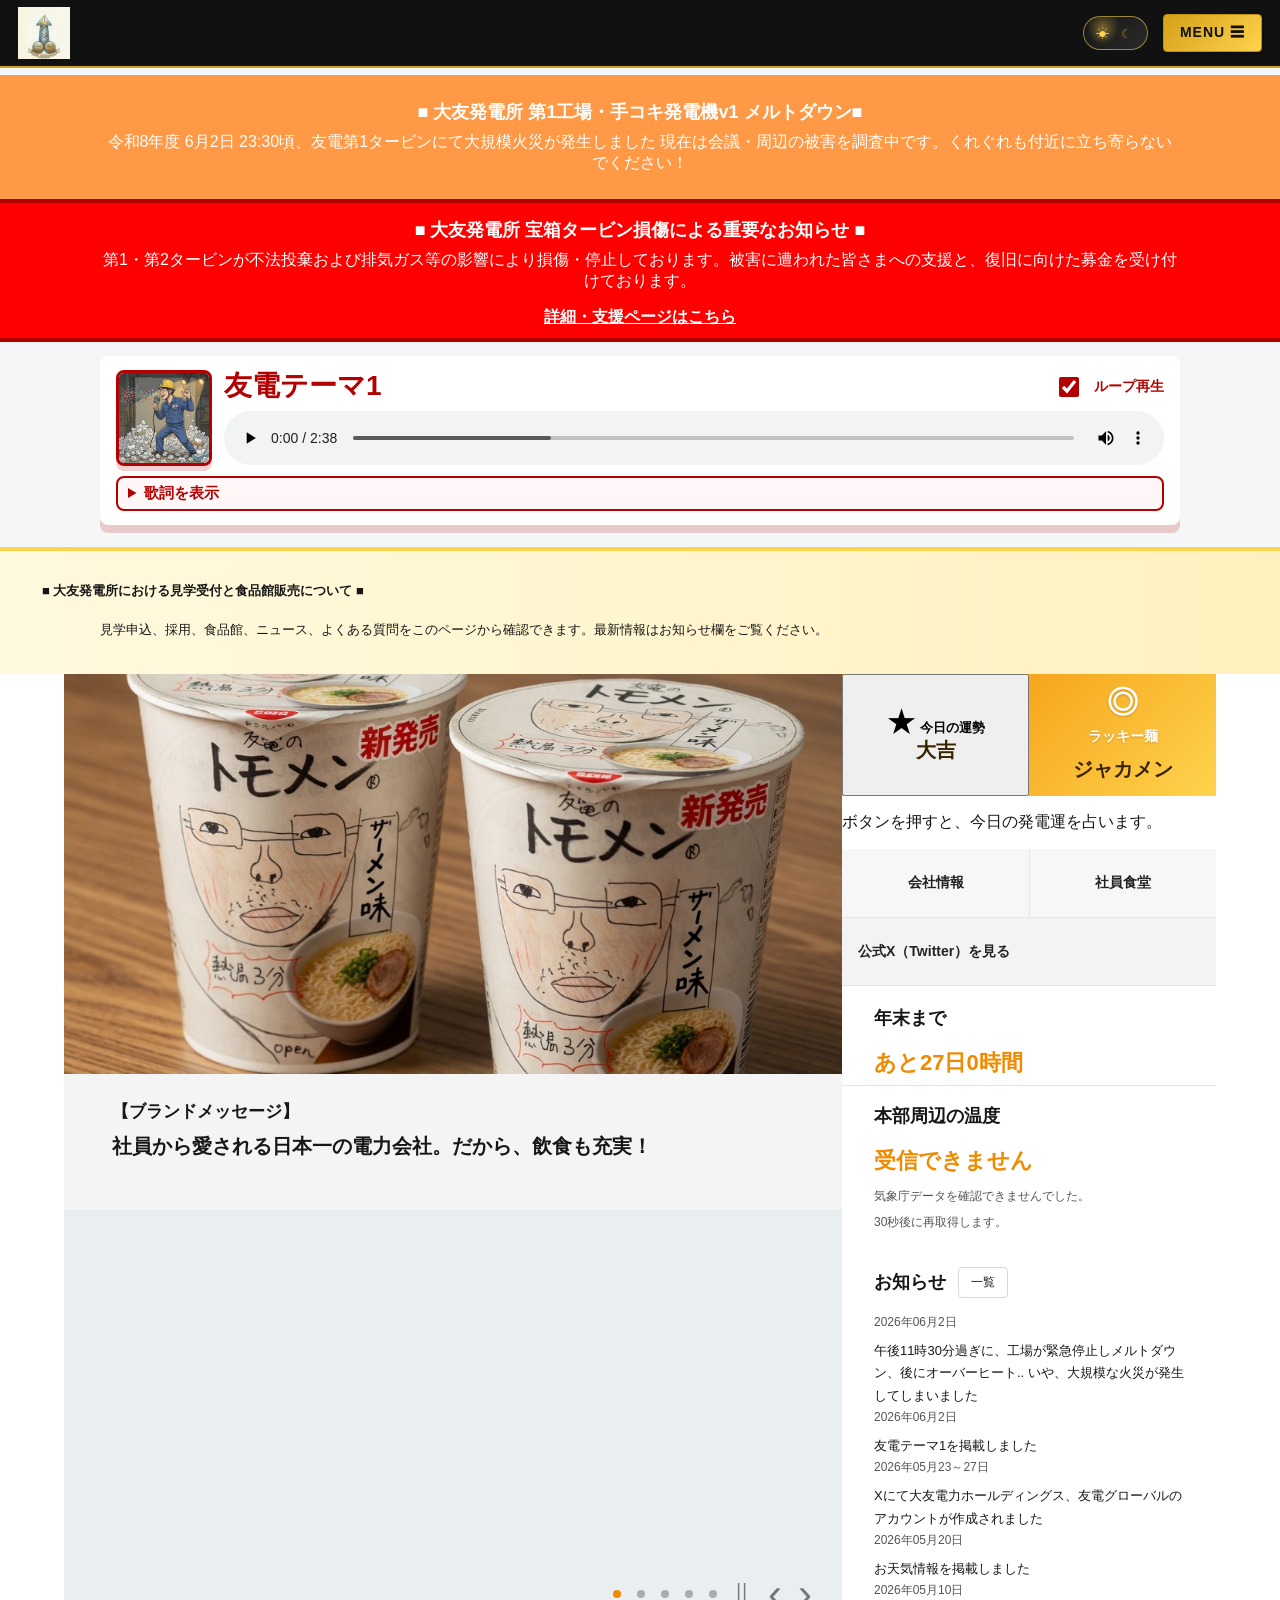
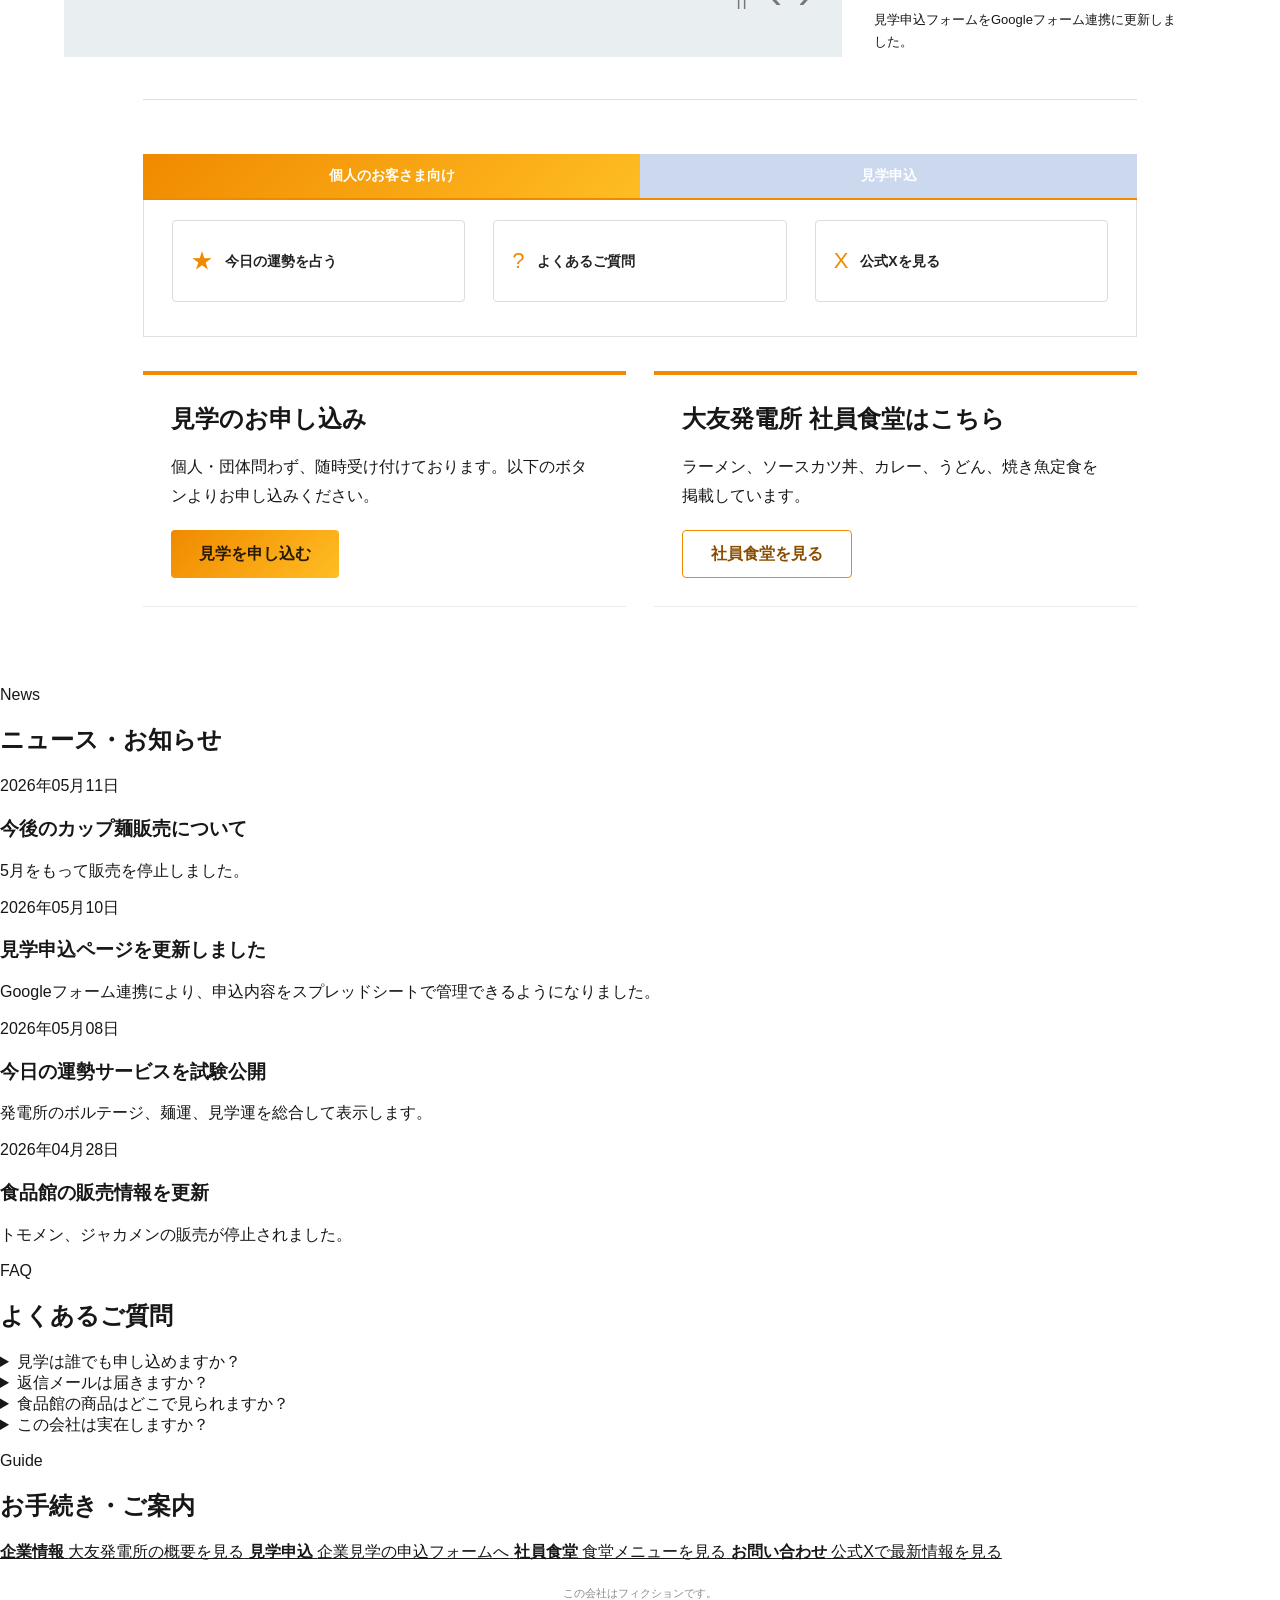
<file: index.html>
<!doctype html>
<html lang="ja">
  <head>
    <meta charset="UTF-8" />
    <meta name="viewport" content="width=device-width, initial-scale=1.0" />
    <title>大友発電所 | 大友電力パワーグリッド</title>
    <meta
      name="description"
      content="大友発電所の見学申込、社員食堂、ニュース、友電本部周辺気象情報をまとめた公式サイトです。" 
    />
    <meta name="application-name" content="大友発電所" />
    <link rel="canonical" href="https://tomoden-opg.com/" />
    <meta property="og:type" content="website" />
    <meta property="og:site_name" content="大友発電所" />
    <meta property="og:title" content="大友発電所 | 大友電力パワーグリッド" />
    <meta
      property="og:description"
      content="大友発電所の見学申込、社員食堂、ニュース、友電本部周辺の気象情報をまとめた公式サイトです。"
    />
    <meta property="og:url" content="https://tomoden-opg.com/" />
    <meta
      property="og:image"
      content="https://tomoden-opg.com/assets/common/logov2.png"
    />
    <meta name="twitter:card" content="summary" />
    <script type="application/ld+json">
      {
        "@context": "https://schema.org",
        "@type": "WebSite",
        "name": "大友発電所 友電公式サイト",
        "alternateName": ["大友電力パワーグリッド", "大友電力"],
        "url": "https://tomoden-opg.com/"
      }
    </script>
    <link rel="stylesheet" href="style.css" />
  </head>

  <body>
    <header class="mobile-top">
      <a href="index.html" class="site-logo">
        <img src="assets/common/logov2.png" alt="大友発電所" class="logo-img" />
      </a>

      <div class="mobile-actions">
        <button
          type="button"
          id="theme-toggle"
          class="theme-toggle"
          aria-label="テーマ切り替え"
        >
          <span class="theme-sun" aria-hidden="true">☀</span>
          <span class="theme-moon" aria-hidden="true">☾</span>
        </button>

        <button type="button" id="mobile-menu-btn" aria-label="メニュー開閉">
          MENU ☰
        </button>
      </div>
    </header>

    <nav class="mobile-menu" id="mobileMenu">
      <div class="menu-group">
        <a href="#fortune">今日の運勢</a>
        <a href="food.html">食品館ニュース</a>
        <a href="faq.html">よくあるご質問</a>
        <a href="news.html">ニュース</a>
      </div>
      <hr />
      <div class="menu-group">
        <a href="about.html">企業情報</a>
        <a href="personal.html">一般のお客さま</a>
        <a href="business.html">発電事業者さま</a>
        <a href="contractor.html">電気工事店さま</a>
        <a href="guide.html">お手続き・ご案内</a>
      </div>
      <div class="menu-sns" style="padding: 20px; display: flex; gap: 15px">
        <a href="#" style="border: none">𝕏</a>
        <a href="#" style="border: none">FB</a>
      </div>
    </nav>

      <section class="emergency-alert2">
      <div class="alert-inner">
        <strong>■ 大友発電所 第1工場・手コキ発電機v1 メルトダウン■</strong>
        <p>
          令和8年度 6月2日 23:30頃、友電第1タービンにて大規模火災が発生しました
          現在は会議・周辺の被害を調査中です。くれぐれも付近に立ち寄らないでください！
        </p>
      </div>
    </section>

    <section class="emergency-alert">
      <div class="alert-inner">
        <strong>■ 大友発電所 宝箱タービン損傷による重要なお知らせ ■</strong>
        <p>
          第1・第2タービンが不法投棄および排気ガス等の影響により損傷・停止しております。被害に遭われた皆さまへの支援と、復旧に向けた募金を受け付けております。
        </p>
        <a href="takarabako.html" class="alert-link"
          >詳細・支援ページはこちら</a
        >
      </div>
    </section>

    <section class="alert-audio" aria-label="友電テーマ1">
      <img
        class="alert-audio-thumb"
        src="assets/common/tomoden-theme-thumb.png"
        alt="友電テーマ1のサムネイル"
      />
      <span class="alert-audio-title">友電テーマ1</span>
      <audio id="tomoden-theme-audio" controls preload="metadata" loop>
        <source src="assets/common/tomoden-theme1.mp3" type="audio/mpeg" />
      </audio>
      <div class="alert-audio-controls">
        <label class="alert-audio-loop">
          <input id="tomoden-theme-loop" type="checkbox" checked />
          <span>ループ再生</span>
        </label>
      </div>
      <details class="alert-audio-lyrics">
        <summary>歌詞を表示</summary>
        <div class="lyrics-body">
          <p>
            大友発電所 略して 友電<br />
            今日もパンツ破いて 発電始めるぜ<br />
            大友発電所 略して 友電<br />
            ティッシュ山積みで 射精するまでやめねえ！
          </p>
          <p>
            朝起きたら 即 発電機ムラムラくる<br />
            熱く脈打って 先走り垂らして待機中<br />
            右手でガッと掴んで ゆっくり回し始めて<br />
            腰の動き合わせて 深く刻んでくぜ
          </p>
          <p>
            速度上げりゃ上げるほど 頭真っ白になって<br />
            カリを擦り上げて 快感が脳天ぶち抜いて<br />
            限界まで来たら 発電機ビクビク震えて<br />
            ティッシュ構えた瞬間 ドクドク射精ぶちかます！
          </p>
          <p>
            大友発電所 略して 友電<br />
            今日もパンツ破いて 発電始めるぜ<br />
            大友発電所 略して 友電<br />
            この発電 永遠に回し続けるぜ！
          </p>
          <p>
            夜中にまた疼いて 二回目即始動<br />
            暗闇の中で 発電機暴走<br />
            角度変えて激しく 回転数マックスまで<br />
            二回目の射精 量多くて飛び散るぜ
          </p>
          <p>
            毎日毎日 この発電所フル稼働<br />
            ティッシュの山エベレスト パンツはボロボロ<br />
            欲情来たら即 止まらねえこのループ<br />
            さぁ 何度でもイッてやるぜ
          </p>
        </div>
      </details>
    </section>

    <div class="site-shell">
      <section class="notice-bar">
        <strong>■ 大友発電所における見学受付と食品館販売について ■</strong>
        <p>
          見学申込、採用、食品館、ニュース、よくある質問をこのページから確認できます。最新情報はお知らせ欄をご覧ください。
        </p>
      </section>

      <main>
        <section class="hero-grid" aria-label="注目情報">
          <div class="carousel" aria-roledescription="carousel">
            <div class="slide is-active">
              <img src="assets/common/ramen.jpg" alt="友電食品館のトモメン" />
              <div class="slide-caption">
                <span>【ブランドメッセージ】</span>
                <strong
                  >社員から愛される日本一の電力会社。だから、飲食も充実！</strong
                >
              </div>
            </div>
            <div class="slide">
              <img src="assets/common/jakamen.png" alt="ジャカメン情報" />
              <div class="slide-caption">
                <span>【食品館】</span>
                <strong>トモメン・ジャカメン販売中！</strong>
              </div>
            </div>
            <div class="slide portrait-slide">
              <img src="assets/common/shacho.png" alt="新卒採用" />
              <div class="slide-caption">
                <span>【見学情報】</span>
                <strong>大友発電所の見学申込ページはこちら</strong>
              </div>
            </div>
            <div class="slide">
              <img src="assets/common/women.png" alt="大友発電所で活躍する女性スタッフ" />
              <div class="slide-caption">
                <span>【女性の活躍】</span>
                <strong>女性の活躍により、友電がPOWER UP!</strong>
              </div>
            </div>
             <div class="slide">
          <img src="assets/common/debu.png" alt="40" />
          <div class="slide-caption">
             <span>【40代・50代の採用も！】</span>
             <strong>何歳からでもキャリアアップが目指せる！</strong>
            </div>
             </div>

            <div class="carousel-controls" aria-label="スライド操作">
              <button type="button" class="dot is-active" data-slide="0" aria-label="1枚目を表示"></button>
              <button type="button" class="dot" data-slide="1" aria-label="2枚目を表示"></button>
              <button type="button" class="dot" data-slide="2" aria-label="3枚目を表示"></button>
              <button type="button" class="dot" data-slide="3" aria-label="4枚目を表示"></button>
               <button type="button" class="dot" data-slide="4" aria-labec="5枚目を表示"></button>
              <span class="pause-mark">||</span>
              <button type="button" class="arrow carousel-prev" aria-label="前の画像へ">‹</button>
              <button type="button" class="arrow carousel-next" aria-label="次の画像へ">›</button>
            </div>
          </div>

          <aside class="quick-panel" id="quick">
            <div class="fortune-row" id="fortune">
              <button type="button" id="fortune-button" class="fortune-action">
                <span class="icon">★</span>
                <strong>今日の運勢</strong>
                <small id="fortune-rank">大吉</small>
              </button>
              <a href="#food">
                <span class="icon">◎</span>
                <strong>ラッキー麺</strong>
                <small id="lucky-noodle">ジャカメン</small>
              </a>
            </div>
            <p class="fortune-result" id="fortune-result">
              ボタンを押すと、今日の発電運を占います。
            </p>
            <div class="link-row">
              <a href="about.html">会社情報</a>
              <a href="shokuhinkan.html">社員食堂</a>
            </div>
            <a
              class="wide-link"
              href="https://x.com/pqUBnTUdVJ48094"
              target="_blank"
              >公式X（Twitter）を見る</a
            >

            <section class="side-news countdown-card">
              <h2>年末まで</h2>
              <p><strong id="year-countdown">計算中...</strong></p>
            </section>

            <section class="side-news weather-card" aria-live="polite">
              <h2>本部周辺の温度</h2>
              <p>
                <strong id="weather-now">受信中...</strong>
                <span id="weather-detail">天気データを取得しています。</span>
                <span id="weather-extra"></span>
                <span id="weather-alert">警報注意報を確認中...</span>
              </p>
            </section>

            <section class="side-news" id="press">
              <h2>お知らせ <a href="#news">一覧</a></h2>
               <p>
                <time>2026年06月2日</time>
                午後11時30分過ぎに、工場が緊急停止しメルトダウン、後にオーバーヒート..
                いや、大規模な火災が発生してしまいました
              </p>
              <p>
                <time>2026年06月2日</time>
                友電テーマ1を掲載しました
              </p>
              <p>
                <time>2026年05月23～27日</time>
                Xにて大友電力ホールディングス、友電グローバルのアカウントが作成されました
              </p>
               <p>
                <time>2026年05月20日</time>
                お天気情報を掲載しました
              </p>
              <p>
                <time>2026年05月10日</time>
                見学申込フォームをGoogleフォーム連携に更新しました。
              </p>
            </section>
          </aside>
        </section>

        <section class="customer-tabs" id="personal">
          <div class="tabs">
            <a class="tab is-active" href="#personal">個人のお客さま向け</a>
            <a class="tab" href="recruit.html">見学申込</a>
          </div>
          <div class="customer-grid">
            <a href="#fortune">
              <span>★</span>
              <strong>今日の運勢を占う</strong>
            </a>
            <a href="#faq">
              <span>?</span>
              <strong>よくあるご質問</strong>
            </a>
            <a href="https://x.com/pqUBnTUdVJ48094" target="_blank">
              <span>X</span>
              <strong>公式Xを見る</strong>
            </a>
          </div>
        </section>

        <section class="content-grid">
          <article id="tour">
            <h2>見学のお申し込み</h2>
            <p>
              個人・団体問わず、随時受け付けております。以下のボタンよりお申し込みください。
            </p>
            <a class="button" href="recruit.html">見学を申し込む</a>
          </article>
          <article id="food">
            <h2>大友発電所 社員食堂はこちら</h2>
            <p>
              ラーメン、ソースカツ丼、カレー、うどん、焼き魚定食を掲載しています。
            </p>
            <a class="button ghost" href="shokuhinkan.html">社員食堂を見る</a>
          </article>
        </section>

        <section class="info-section" id="news">
          <div class="section-heading">
            <p>News</p>
            <h2>ニュース・お知らせ</h2>
          </div>
          <div class="news-list">
            <article>
              <time>2026年05月11日</time>
              <h3>今後のカップ麺販売について</h3>
              <p>5月をもって販売を停止しました。</p>
            </article>
            <article>
              <time>2026年05月10日</time>
              <h3>見学申込ページを更新しました</h3>
              <p>
                Googleフォーム連携により、申込内容をスプレッドシートで管理できるようになりました。
              </p>
            </article>
            <article>
              <time>2026年05月08日</time>
              <h3>今日の運勢サービスを試験公開</h3>
              <p>発電所のボルテージ、麺運、見学運を総合して表示します。</p>
            </article>
            <article>
              <time>2026年04月28日</time>
              <h3>食品館の販売情報を更新</h3>
              <p>トモメン、ジャカメンの販売が停止されました。</p>
            </article>
          </div>
        </section>

        <section class="info-section" id="faq">
          <div class="section-heading">
            <p>FAQ</p>
            <h2>よくあるご質問</h2>
          </div>
          <div class="faq-list">
            <details>
              <summary>見学は誰でも申し込めますか？</summary>
              <p>
                個人・団体問わず申し込めます。希望日と人数を入力して送信してください。
              </p>
            </details>
            <details>
              <summary>返信メールは届きますか？</summary>
              <p>
                Googleフォーム側で「回答者に回答のコピーを送信」を有効にしている場合、入力したメールアドレスに回答コピーが届きます。
              </p>
            </details>
            <details>
              <summary>食品館の商品はどこで見られますか？</summary>
              <p>食品館リンクからBOOTHの商品ページを確認できます。</p>
            </details>
            <details>
              <summary>この会社は実在しますか？</summary>
              <p>
                この会社はフィクションです。実在の団体・企業とは関係ありません。
              </p>
            </details>
          </div>
        </section>

        <section class="info-section" id="business">
          <div class="section-heading">
            <p>Guide</p>
            <h2>お手続き・ご案内</h2>
          </div>
          <div class="guide-grid" id="contractor">
            <a href="about.html">
              <strong>企業情報</strong>
              <span>大友発電所の概要を見る</span>
            </a>
            <a href="recruit.html">
              <strong>見学申込</strong>
              <span>企業見学の申込フォームへ</span>
            </a>
            <a href="shokuhinkan.html">
              <strong>社員食堂</strong>
              <span>食堂メニューを見る</span>
            </a>
            <a href="https://x.com/pqUBnTUdVJ48094" target="_blank">
              <strong>お問い合わせ</strong>
              <span>公式Xで最新情報を見る</span>
            </a>
          </div>
        </section>
      </main>

      <footer class="site-disclaimer">この会社はフィクションです。</footer>
    </div>

    <script>
      document.addEventListener("DOMContentLoaded", () => {
        const slides = [...document.querySelectorAll(".slide")];
        const dots = [...document.querySelectorAll(".dot")];
        const carousel = document.querySelector(".carousel");
        const prevButton = document.querySelector(".carousel-prev");
        const nextButton = document.querySelector(".carousel-next");
        let current = 0;
        let slideTimer;

        function showSlide(index) {
          slides[current].classList.remove("is-active");
          dots[current]?.classList.remove("is-active");
          current = (index + slides.length) % slides.length;
          slides[current].classList.add("is-active");
          dots[current]?.classList.add("is-active");
        }

        function startCarousel() {
          clearInterval(slideTimer);
          slideTimer = setInterval(() => showSlide(current + 1), 4500);
        }

        dots.forEach((dot) => {
          dot.addEventListener("click", () => {
            showSlide(Number(dot.dataset.slide));
            startCarousel();
          });
        });

        prevButton?.addEventListener("click", () => {
          showSlide(current - 1);
          startCarousel();
        });

        nextButton?.addEventListener("click", () => {
          showSlide(current + 1);
          startCarousel();
        });

        let touchStartX = 0;
        carousel?.addEventListener("touchstart", (event) => {
          touchStartX = event.changedTouches[0].clientX;
        }, { passive: true });

        carousel?.addEventListener("touchend", (event) => {
          const diff = event.changedTouches[0].clientX - touchStartX;
          if (Math.abs(diff) < 40) {
            return;
          }
          showSlide(diff > 0 ? current - 1 : current + 1);
          startCarousel();
        }, { passive: true });

        startCarousel();

        const themeToggle = document.getElementById("theme-toggle");
        const mediaQuery = window.matchMedia("(prefers-color-scheme: dark)");
        const themeStorageKey = "tomoden-theme";
        let manualTheme = localStorage.getItem(themeStorageKey);

        function applyTheme(theme) {
          document.body.classList.toggle("dark-theme", theme === "dark");
          document.body.classList.toggle("light-theme", theme === "light");
        }

        function deviceTheme() {
          return mediaQuery.matches ? "dark" : "light";
        }

        applyTheme(manualTheme || deviceTheme());

        function handleDeviceThemeChange(event) {
          if (!manualTheme) {
            applyTheme(event.matches ? "dark" : "light");
          }
        }

        if (mediaQuery.addEventListener) {
          mediaQuery.addEventListener("change", handleDeviceThemeChange);
        } else {
          mediaQuery.addListener(handleDeviceThemeChange);
        }

        themeToggle.addEventListener("click", () => {
          const nextTheme = document.body.classList.contains("dark-theme")
            ? "light"
            : "dark";
          manualTheme = nextTheme;
          localStorage.setItem(themeStorageKey, nextTheme);
          applyTheme(nextTheme);
        });

        function updateCountdown() {
          const countdown = document.getElementById("year-countdown");
          const now = new Date();
          const end = new Date(now.getFullYear(), 11, 31, 23, 59, 59);
          const diff = Math.max(0, end - now);
          const days = Math.floor(diff / 86400000);
          const hours = Math.floor((diff % 86400000) / 3600000);
          countdown.textContent = `あと${days}日${hours}時間`;
        }

        updateCountdown();
        setInterval(updateCountdown, 60000);

        const weatherLabel = document.getElementById("weather-now");
        const weatherDetail = document.getElementById("weather-detail");
        const weatherExtra = document.getElementById("weather-extra");
        const weatherAlert = document.getElementById("weather-alert");
        const weatherWarningNames = {
          "02": "暴風雪警報",
          "03": "大雨警報",
          "04": "洪水警報",
          "05": "暴風警報",
          "06": "大雪警報",
          "07": "波浪警報",
          "08": "高潮警報",
          10: "大雨注意報",
          12: "大雪注意報",
          13: "風雪注意報",
          14: "雷注意報",
          15: "強風注意報",
          16: "波浪注意報",
          17: "融雪注意報",
          18: "洪水注意報",
          19: "高潮注意報",
          20: "濃霧注意報",
          21: "乾燥注意報",
          22: "なだれ注意報",
          23: "低温注意報",
          24: "霜注意報",
          25: "着氷注意報",
          26: "着雪注意報",
          32: "暴風雪特別警報",
          33: "大雨特別警報",
          35: "暴風特別警報",
          36: "大雪特別警報",
          37: "波浪特別警報",
          38: "高潮特別警報",
        };

        function jmaTimestamp(date) {
          const pad = (value) => String(value).padStart(2, "0");
          return `${date.getFullYear()}${pad(date.getMonth() + 1)}${pad(date.getDate())}${pad(date.getHours())}${pad(date.getMinutes())}${pad(date.getSeconds())}`;
        }

        function isFullMoon(date) {
          const lunarCycle = 29.530588853;
          const knownFullMoon = Date.UTC(2026, 4, 31, 17, 45);
          const days = (date.getTime() - knownFullMoon) / 86400000;
          const phase = ((days % lunarCycle) + lunarCycle) % lunarCycle;
          return phase < 1.2 || phase > lunarCycle - 1.2;
        }

        function weatherIcon(code, weatherText, date) {
          const text = weatherText || "";
          const hour = date.getHours();
          const isNight = hour >= 18 || hour < 5;

          if (
            text.includes("大雨") ||
            text.includes("激しい雨") ||
            text.includes("強い雨")
          ) {
            return "☔";
          }
          if (text.includes("雨") || String(code).startsWith("3")) {
            return "☂";
          }
          if (text.includes("くもり") || String(code).startsWith("2")) {
            return "⛅";
          }
          if (
            isNight &&
            (text.includes("晴") || String(code).startsWith("1"))
          ) {
            return isFullMoon(date) ? "🌕" : "🌙";
          }
          if (text.includes("晴") || String(code).startsWith("1")) {
            return "☀";
          }
          return "⛅";
        }

        async function updateWeather() {
          try {
            const latestText = await fetch(
              "https://www.jma.go.jp/bosai/amedas/data/latest_time.txt",
            ).then((response) => response.text());
            const latestDate = new Date(latestText.trim());
            const [amedas, forecast, warnings] = await Promise.all([
              fetch(
                `https://www.jma.go.jp/bosai/amedas/data/map/${jmaTimestamp(latestDate)}.json`,
              ).then((response) => response.json()),
              fetch(
                "https://www.jma.go.jp/bosai/forecast/data/forecast/070000.json",
              ).then((response) => response.json()),
              fetch(
                "https://www.jma.go.jp/bosai/warning/data/warning/070000.json",
              ).then((response) => response.json()),
            ]);

            const observed = amedas["36127"];
            const todayArea = forecast[0].timeSeries[0].areas.find(
              (area) => area.area.code === "070010",
            );
            const todayTemps = forecast[0].timeSeries[2].areas.find(
              (area) => area.area.code === "36127",
            );
            const weekTemps = forecast[1].timeSeries[1].areas.find(
              (area) => area.area.code === "36127",
            );
            const popArea = forecast[0].timeSeries[1].areas.find(
              (area) => area.area.code === "070010",
            );
            const weeklyPopArea = forecast[1].timeSeries[0].areas.find(
              (area) => area.area.code === "070100",
            );
            const weatherText = todayArea.weathers[0].replace(/\s+/g, " ");
            const icon = weatherIcon(
              todayArea.weatherCodes[0],
              weatherText,
              new Date(),
            );
            const currentTemp = observed?.temp?.[0];
            const minTemp =
              todayTemps?.temps?.[0] ||
              weekTemps?.tempsMin?.find(Boolean) ||
              "--";
            const maxTemp =
              todayTemps?.temps?.[1] ||
              weekTemps?.tempsMax?.find(Boolean) ||
              "--";
            const pop =
              popArea?.pops?.find((value) => value !== "") ||
              weeklyPopArea?.pops?.find((value) => value !== "") ||
              "--";
            const warningArea =
              warnings.areaTypes?.[1]?.areas?.find(
                (area) => area.code === "0720100",
              ) ||
              warnings.areaTypes?.[0]?.areas?.find(
                (area) => area.code === "070010",
              );
            const activeWarnings = (warningArea?.warnings || [])
              .filter((warning) => warning.code && warning.status !== "解除")
              .map(
                (warning) =>
                  weatherWarningNames[warning.code] ||
                  `気象注意報(${warning.code})`,
              );

            weatherLabel.textContent = `${icon} ${currentTemp ?? "--"}℃`;
            weatherDetail.textContent = `本部西口周辺・${weatherText}`;
            weatherExtra.textContent = `最高 ${maxTemp}℃ / 最低 ${minTemp}℃・降水確率 ${pop}%・${latestDate.getHours()}:${String(latestDate.getMinutes()).padStart(2, "0")} 更新`;
            weatherAlert.textContent =
              activeWarnings.length > 0
                ? `発表中: ${activeWarnings.join("、")}`
                : "警報注意報なし";
          } catch (error) {
            weatherLabel.textContent = "受信できません";
            weatherDetail.textContent = "気象庁データを確認できませんでした。";
            weatherExtra.textContent = "30秒後に再取得します。";
            weatherAlert.textContent = "";
          }
        }

        updateWeather();
        setInterval(updateWeather, 30000);

        const fortunes = [
          {
            rank: "大吉",
            noodle: "ジャカメン",
            text: "発電効率が高め。早めの申し込みと黄色い食べ物が吉。",
          },
          {
            rank: "中吉",
            noodle: "トモメン",
            text: "ボルテージ安定。見学前にFAQを読むとさらに運気上昇。",
          },
          {
            rank: "小吉",
            noodle: "ラーメン",
            text: "配線確認の日。落ち着いてフォームを送れば問題なし。",
          },
          {
            rank: "発電吉",
            noodle: "替え玉",
            text: "ひらめきが強い日。ニュース欄にヒントがあります。",
          },
        ];

        document
          .getElementById("fortune-button")
          .addEventListener("click", () => {
            const fortune =
              fortunes[Math.floor(Math.random() * fortunes.length)];
            document.getElementById("fortune-rank").textContent = fortune.rank;
            document.getElementById("lucky-noodle").textContent =
              fortune.noodle;
            document.getElementById("fortune-result").textContent =
              fortune.text;
          });

        const themeAudio = document.getElementById("tomoden-theme-audio");
        const themeLoop = document.getElementById("tomoden-theme-loop");

        if (themeAudio && themeLoop) {
          themeLoop.addEventListener("change", () => {
            themeAudio.loop = themeLoop.checked;
          });

          themeAudio.loop = themeLoop.checked;
        }

        let currentShell = document.querySelector(".site-shell");
        const persistentAudio = document.querySelector(".alert-audio");
        const initialPath = location.pathname;

        function pageKey(url) {
          const path = url.pathname.split("/").pop();
          return path || "index.html";
        }

        function syncPageClass(nextBody) {
          const themeClasses = ["dark-theme", "light-theme"].filter((name) =>
            document.body.classList.contains(name)
          );
          document.body.className = nextBody.className;
          themeClasses.forEach((name) => document.body.classList.add(name));
        }

        async function loadInternalPage(url, shouldPush = true) {
          const response = await fetch(url.href);

          if (!response.ok) {
            location.href = url.href;
            return;
          }

          const html = await response.text();
          const nextDoc = new DOMParser().parseFromString(html, "text/html");
          const nextShell = nextDoc.querySelector(".site-shell");

          if (!nextShell || !currentShell || !persistentAudio) {
            location.href = url.href;
            return;
          }

          currentShell.replaceWith(nextShell);
          currentShell = nextShell;
          syncPageClass(nextDoc.body);
          document.title = nextDoc.title;

          if (shouldPush) {
            history.pushState({ tomodenPage: pageKey(url) }, "", url.href);
          }

          window.scrollTo({ top: 0, behavior: "instant" });
        }

        document.addEventListener("click", (event) => {
          const link = event.target.closest("a[href]");

          if (!link) {
            return;
          }

          const url = new URL(link.href, location.href);
          const isSameOrigin = url.origin === location.origin;
          const isPageLink =
            url.pathname.endsWith(".html") || url.pathname.endsWith("/");
          const isHashOnly =
            url.pathname === location.pathname && url.hash && !url.search;

          if (
            !isSameOrigin ||
            !isPageLink ||
            isHashOnly ||
            link.target ||
            link.hasAttribute("download")
          ) {
            return;
          }

          event.preventDefault();
          loadInternalPage(url).catch(() => {
            location.href = url.href;
          });
        });

        window.addEventListener("popstate", () => {
          loadInternalPage(new URL(location.href), false).catch(() => {
            location.reload();
          });
        });

        history.replaceState(
          { tomodenPage: pageKey(new URL(location.href)) },
          "",
          location.href || initialPath
        );

        const languageToggle = document.getElementById("language-toggle");
        const languageDropdown = document.getElementById("language-dropdown");
        const languageMessages = {
          ja: "日本語表示です。",
          en: "English mode is selected. Main pages remain playful Japanese content.",
          zh: "已选择中文。主要页面内容以日语为主。",
        };

        if (languageToggle && languageDropdown) {
          languageToggle.addEventListener("click", () => {
            const isOpen = !languageDropdown.hidden;
            languageDropdown.hidden = isOpen;
            languageToggle.setAttribute("aria-expanded", String(!isOpen));
          });

          languageDropdown.querySelectorAll("button").forEach((button) => {
            button.addEventListener("click", () => {
              languageDropdown.hidden = true;
              languageToggle.setAttribute("aria-expanded", "false");
              languageToggle.firstChild.textContent = button.textContent + " ";
              alert(languageMessages[button.dataset.lang]);
            });
          });

          document.addEventListener("click", (event) => {
            if (!event.target.closest(".language-menu")) {
              languageDropdown.hidden = true;
              languageToggle.setAttribute("aria-expanded", "false");
            }
          });
        }
      });
      const menuBtn = document.getElementById("mobile-menu-btn");
      const mobileMenu = document.getElementById("mobileMenu");

      menuBtn.addEventListener("click", () => {
        const isOpen = mobileMenu.classList.toggle("is-open");

        // ボタンの文字を切り替え
        if (isOpen) {
          menuBtn.innerHTML = "✕ CLOSE";
          menuBtn.style.background =
            "#ff0000"; /* 閉じるボタンを赤にする（東電風） */
          document.body.style.overflow =
            "hidden"; /* 背後のスクロールを止める */
        } else {
          menuBtn.innerHTML = "MENU ☰";
          menuBtn.style.background =
            "linear-gradient(135deg, #d4a017 0%, #ffd34d 100%)"; /* 元の金に戻す */
          document.body.style.overflow = ""; /* スクロール再開 */
        }
      });
    </script>
  </body>
</html>
</file>
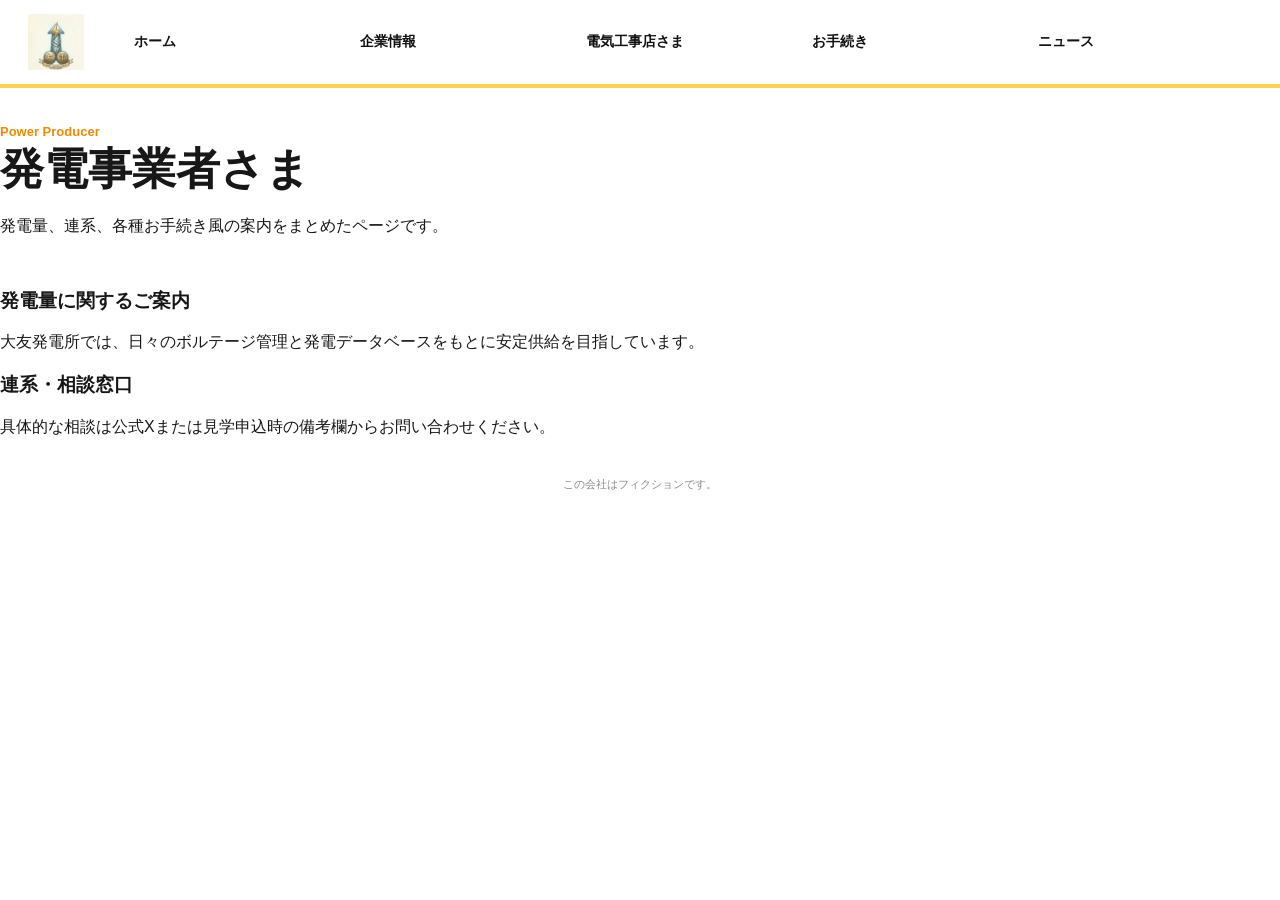
<file: business.html>
<!DOCTYPE html>
<html lang="ja">
<head>
    <meta charset="UTF-8">
    <meta name="viewport" content="width=device-width, initial-scale=1.0">
    <title>発電事業者さま - 大友発電所</title>
    <link rel="stylesheet" href="style.css">
</head>
<body class="sub-page">
<div class="site-shell">
    <header class="site-header">
        <a href="index.html" class="brand"><img src="assets/common/logov2.png" alt="大友発電所"></a>
        <nav class="primary-nav"><a href="index.html">ホーム</a><a href="about.html">企業情報</a><a href="contractor.html">電気工事店さま</a><a href="guide.html">お手続き</a><a href="news.html">ニュース</a></nav>
    </header>
    <main class="form-page">
        <section class="form-hero"><p class="eyebrow">Power Producer</p><h1>発電事業者さま</h1><p>発電量、連系、各種お手続き風の案内をまとめたページです。</p></section>
        <section class="news-list">
            <article><h3>発電量に関するご案内</h3><p>大友発電所では、日々のボルテージ管理と発電データベースをもとに安定供給を目指しています。</p></article>
            <article><h3>連系・相談窓口</h3><p>具体的な相談は公式Xまたは見学申込時の備考欄からお問い合わせください。</p></article>
        </section>
    </main>
    <footer class="site-disclaimer">この会社はフィクションです。</footer>
</div>
</body>
</html>
</file>
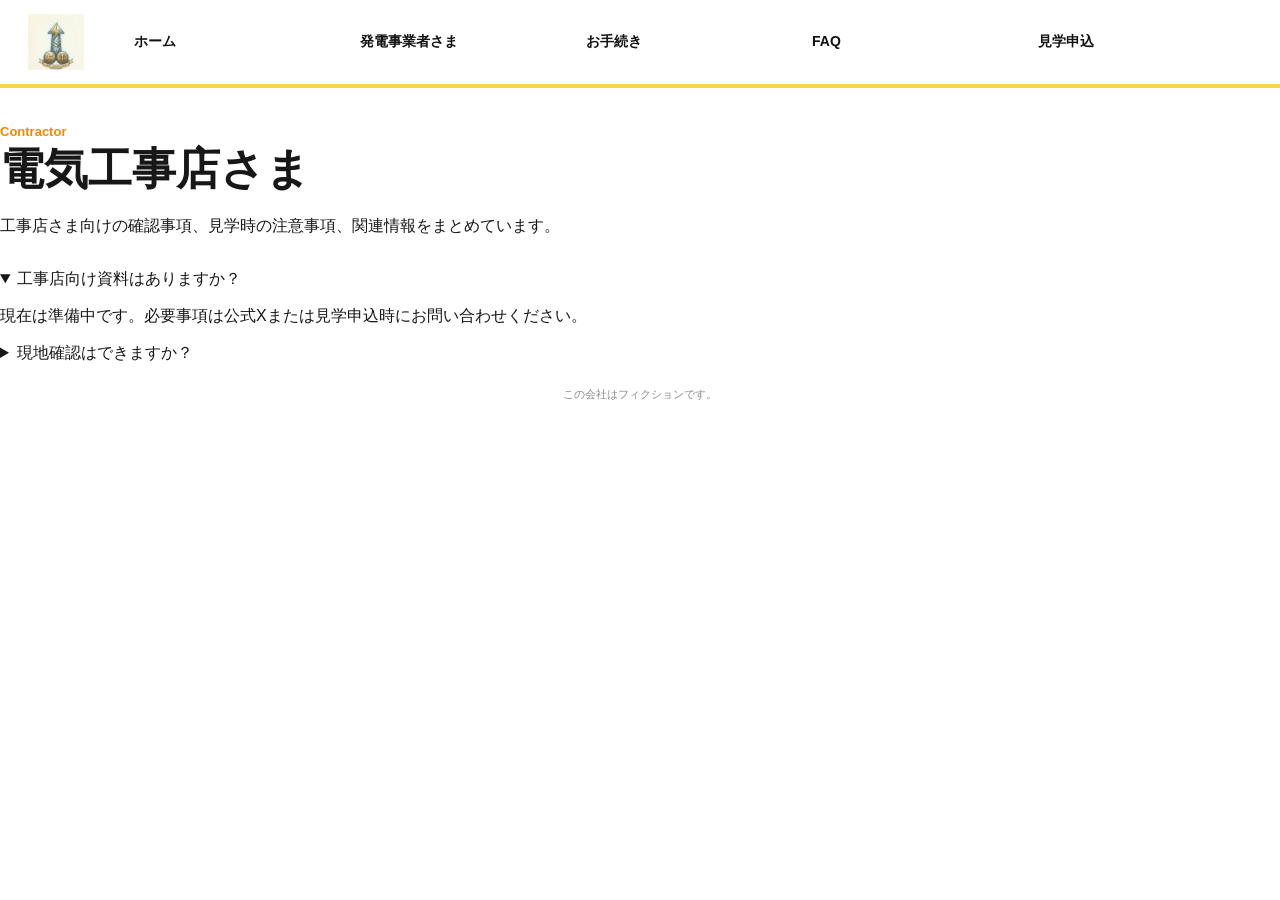
<file: contractor.html>
<!DOCTYPE html>
<html lang="ja">
<head>
    <meta charset="UTF-8">
    <meta name="viewport" content="width=device-width, initial-scale=1.0">
    <title>電気工事店さま - 大友発電所</title>
    <link rel="stylesheet" href="style.css">
</head>
<body class="sub-page">
<div class="site-shell">
    <header class="site-header">
        <a href="index.html" class="brand"><img src="assets/common/logov2.png" alt="大友発電所"></a>
        <nav class="primary-nav"><a href="index.html">ホーム</a><a href="business.html">発電事業者さま</a><a href="guide.html">お手続き</a><a href="faq.html">FAQ</a><a href="recruit.html">見学申込</a></nav>
    </header>
    <main class="form-page">
        <section class="form-hero"><p class="eyebrow">Contractor</p><h1>電気工事店さま</h1><p>工事店さま向けの確認事項、見学時の注意事項、関連情報をまとめています。</p></section>
        <section class="faq-list">
            <details open><summary>工事店向け資料はありますか？</summary><p>現在は準備中です。必要事項は公式Xまたは見学申込時にお問い合わせください。</p></details>
            <details><summary>現地確認はできますか？</summary><p>見学申込ページから希望日を入力してください。</p></details>
        </section>
    </main>
    <footer class="site-disclaimer">この会社はフィクションです。</footer>
</div>
</body>
</html>
</file>
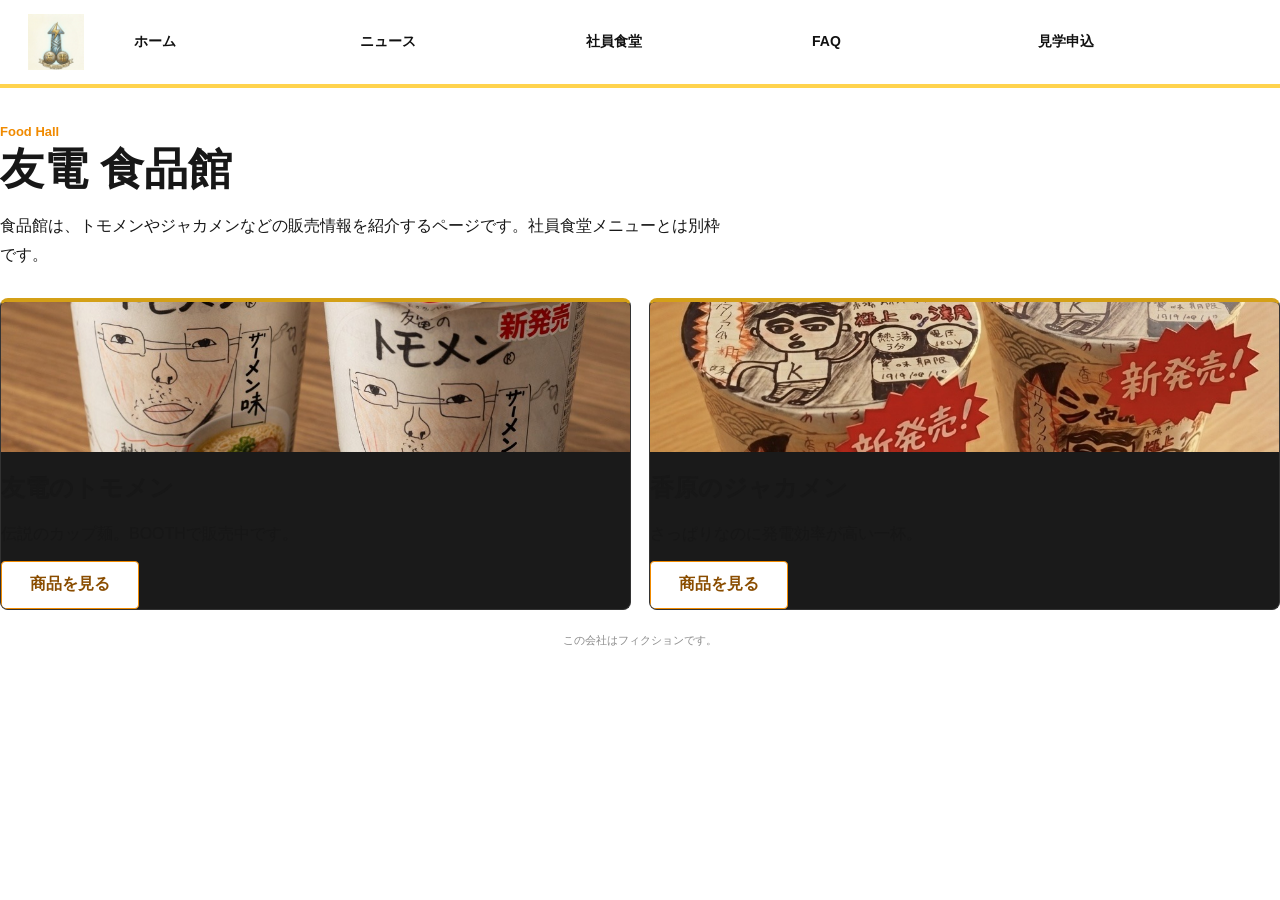
<file: food.html>
<!DOCTYPE html>
<html lang="ja">
<head>
    <meta charset="UTF-8">
    <meta name="viewport" content="width=device-width, initial-scale=1.0">
    <title>食品館 - 大友発電所</title>
    <link rel="stylesheet" href="style.css">
</head>
<body class="sub-page">
<div class="site-shell">
    <header class="site-header">
        <a href="index.html" class="brand"><img src="assets/common/logov2.png" alt="大友発電所"></a>
        <nav class="primary-nav">
            <a href="index.html">ホーム</a>
            <a href="news.html">ニュース</a>
            <a href="shokuhinkan.html">社員食堂</a>
            <a href="faq.html">FAQ</a>
            <a href="recruit.html">見学申込</a>
        </nav>
    </header>
    <main class="form-page">
        <section class="form-hero">
            <p class="eyebrow">Food Hall</p>
            <h1>友電 食品館</h1>
            <p>食品館は、トモメンやジャカメンなどの販売情報を紹介するページです。社員食堂メニューとは別枠です。</p>
        </section>
        <section class="menu-grid">
            <article class="menu-card">
                <img src="assets/common/ramen.jpg" alt="トモメン">
                <div><h2>友電のトモメン</h2><p>伝説のカップ麺。BOOTHで販売中です。</p><a class="button ghost" href="https://tomoden4545.booth.pm/items/8296054" target="_blank">商品を見る</a></div>
            </article>
            <article class="menu-card">
                <img src="assets/common/jakamen.png" alt="ジャカメン">
                <div><h2>香原のジャカメン</h2><p>さっぱりなのに発電効率が高い一杯。</p><a class="button ghost" href="https://tomoden4545.booth.pm/items/8296565" target="_blank">商品を見る</a></div>
            </article>
        </section>
    </main>
    <footer class="site-disclaimer">この会社はフィクションです。</footer>
</div>
</body>
</html>
</file>
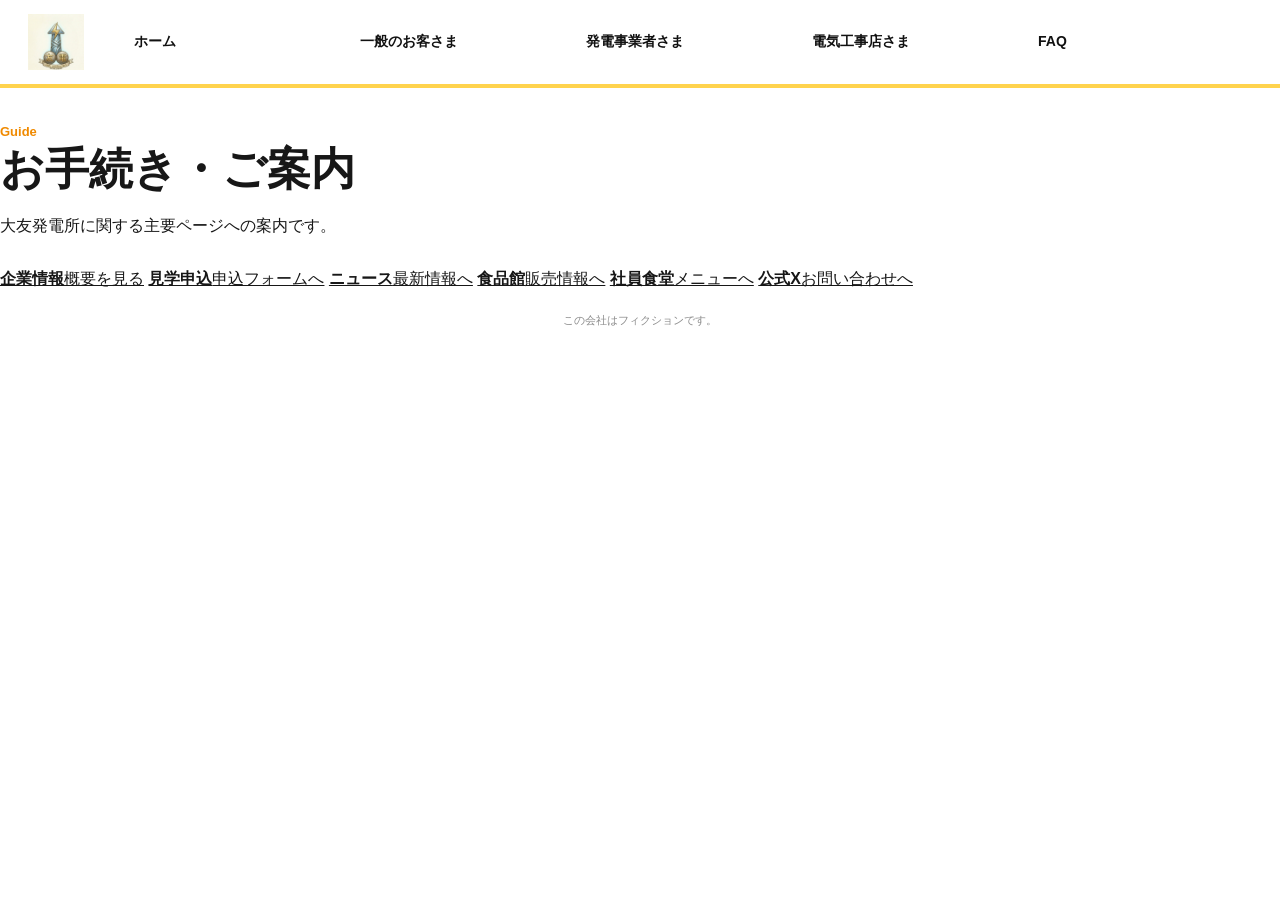
<file: guide.html>
<!DOCTYPE html>
<html lang="ja">
<head>
    <meta charset="UTF-8">
    <meta name="viewport" content="width=device-width, initial-scale=1.0">
    <title>お手続き・ご案内 - 大友発電所</title>
    <link rel="stylesheet" href="style.css">
</head>
<body class="sub-page">
<div class="site-shell">
    <header class="site-header">
        <a href="index.html" class="brand"><img src="assets/common/logov2.png" alt="大友発電所"></a>
        <nav class="primary-nav"><a href="index.html">ホーム</a><a href="personal.html">一般のお客さま</a><a href="business.html">発電事業者さま</a><a href="contractor.html">電気工事店さま</a><a href="faq.html">FAQ</a></nav>
    </header>
    <main class="form-page">
        <section class="form-hero"><p class="eyebrow">Guide</p><h1>お手続き・ご案内</h1><p>大友発電所に関する主要ページへの案内です。</p></section>
        <section class="guide-grid">
            <a href="about.html"><strong>企業情報</strong><span>概要を見る</span></a>
            <a href="recruit.html"><strong>見学申込</strong><span>申込フォームへ</span></a>
            <a href="news.html"><strong>ニュース</strong><span>最新情報へ</span></a>
            <a href="food.html"><strong>食品館</strong><span>販売情報へ</span></a>
            <a href="shokuhinkan.html"><strong>社員食堂</strong><span>メニューへ</span></a>
            <a href="https://x.com/pqUBnTUdVJ48094" target="_blank"><strong>公式X</strong><span>お問い合わせへ</span></a>
        </section>
    </main>
    <footer class="site-disclaimer">この会社はフィクションです。</footer>
</div>
</body>
</html>
</file>
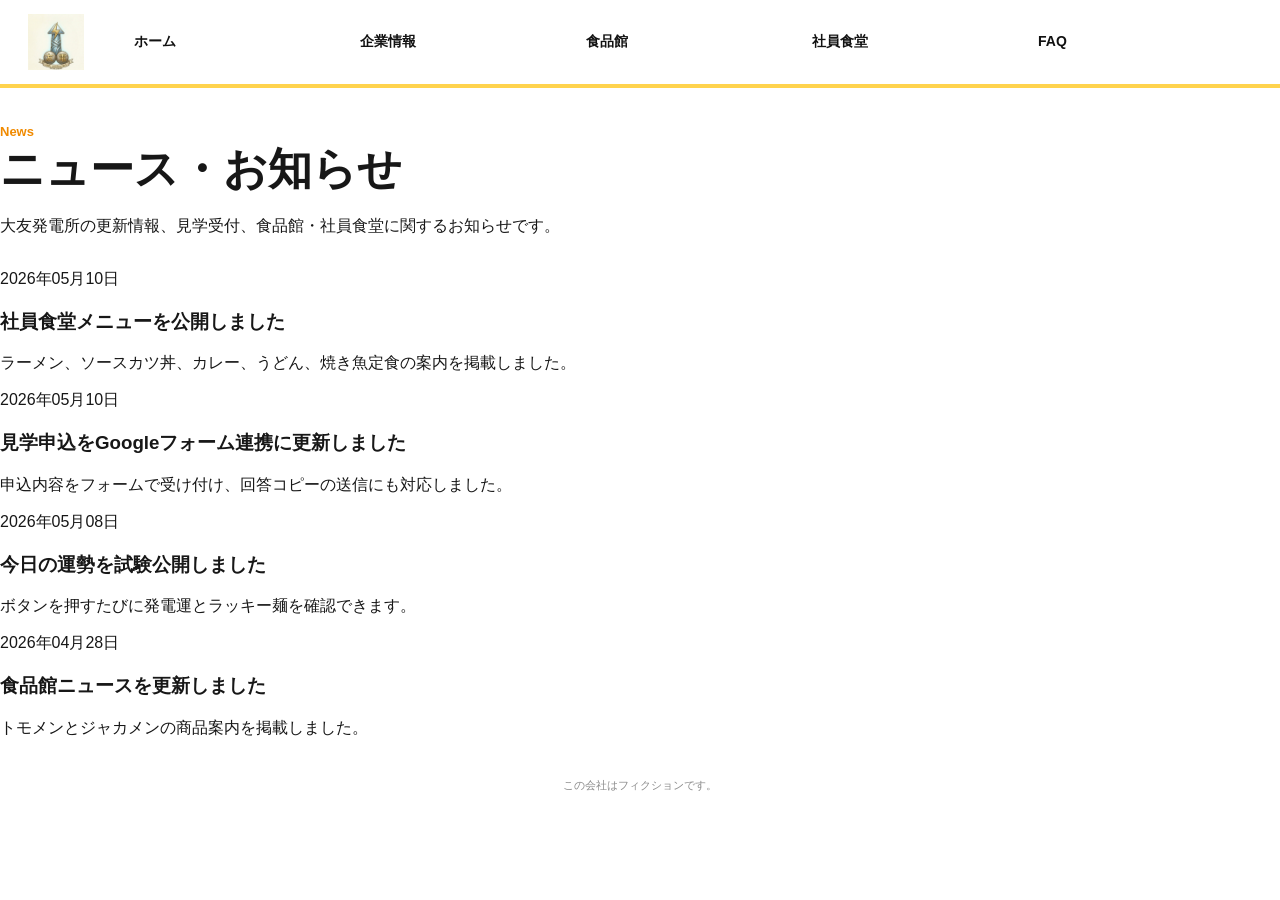
<file: news.html>
<!DOCTYPE html>
<html lang="ja">
<head>
    <meta charset="UTF-8">
    <meta name="viewport" content="width=device-width, initial-scale=1.0">
    <title>ニュース - 大友発電所</title>
    <link rel="stylesheet" href="style.css">
</head>
<body class="sub-page">
<div class="site-shell">
    <header class="site-header">
        <a href="index.html" class="brand"><img src="assets/common/logov2.png" alt="大友発電所"></a>
        <nav class="primary-nav">
            <a href="index.html">ホーム</a>
            <a href="about.html">企業情報</a>
            <a href="food.html">食品館</a>
            <a href="shokuhinkan.html">社員食堂</a>
            <a href="faq.html">FAQ</a>
        </nav>
    </header>
    <main class="form-page">
        <section class="form-hero">
            <p class="eyebrow">News</p>
            <h1>ニュース・お知らせ</h1>
            <p>大友発電所の更新情報、見学受付、食品館・社員食堂に関するお知らせです。</p>
        </section>
        <section class="news-list">
            <article><time>2026年05月10日</time><h3>社員食堂メニューを公開しました</h3><p>ラーメン、ソースカツ丼、カレー、うどん、焼き魚定食の案内を掲載しました。</p></article>
            <article><time>2026年05月10日</time><h3>見学申込をGoogleフォーム連携に更新しました</h3><p>申込内容をフォームで受け付け、回答コピーの送信にも対応しました。</p></article>
            <article><time>2026年05月08日</time><h3>今日の運勢を試験公開しました</h3><p>ボタンを押すたびに発電運とラッキー麺を確認できます。</p></article>
            <article><time>2026年04月28日</time><h3>食品館ニュースを更新しました</h3><p>トモメンとジャカメンの商品案内を掲載しました。</p></article>
        </section>
    </main>
    <footer class="site-disclaimer">この会社はフィクションです。</footer>
</div>
</body>
</html>
</file>
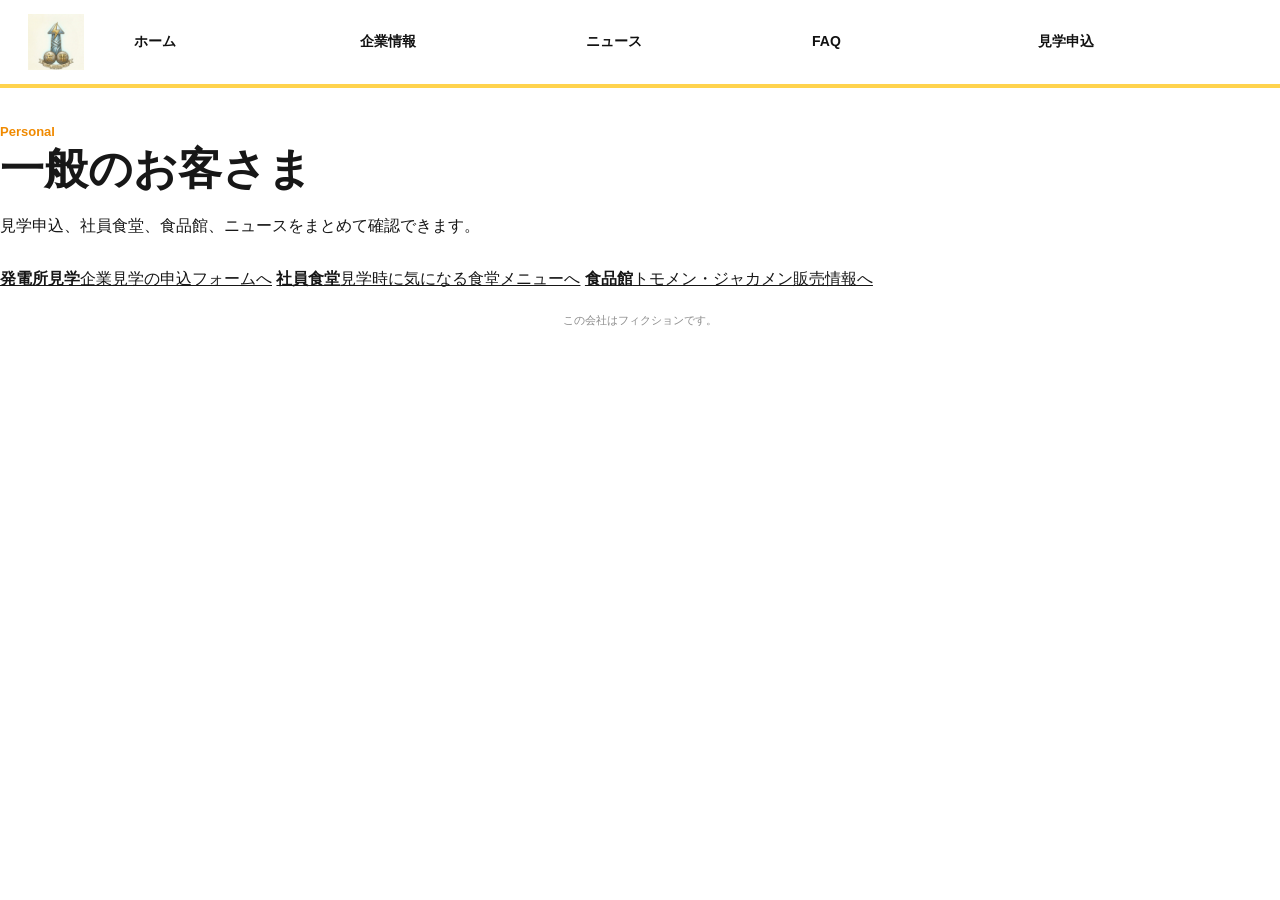
<file: personal.html>
<!DOCTYPE html>
<html lang="ja">
<head>
    <meta charset="UTF-8">
    <meta name="viewport" content="width=device-width, initial-scale=1.0">
    <title>一般のお客さま - 大友発電所</title>
    <link rel="stylesheet" href="style.css">
</head>
<body class="sub-page">
<div class="site-shell">
    <header class="site-header">
        <a href="index.html" class="brand"><img src="assets/common/logov2.png" alt="大友発電所"></a>
        <nav class="primary-nav"><a href="index.html">ホーム</a><a href="about.html">企業情報</a><a href="news.html">ニュース</a><a href="faq.html">FAQ</a><a href="recruit.html">見学申込</a></nav>
    </header>
    <main class="form-page">
        <section class="form-hero"><p class="eyebrow">Personal</p><h1>一般のお客さま</h1><p>見学申込、社員食堂、食品館、ニュースをまとめて確認できます。</p></section>
        <section class="guide-grid">
            <a href="recruit.html"><strong>発電所見学</strong><span>企業見学の申込フォームへ</span></a>
            <a href="shokuhinkan.html"><strong>社員食堂</strong><span>見学時に気になる食堂メニューへ</span></a>
            <a href="food.html"><strong>食品館</strong><span>トモメン・ジャカメン販売情報へ</span></a>
        </section>
    </main>
    <footer class="site-disclaimer">この会社はフィクションです。</footer>
</div>
</body>
</html>
</file>
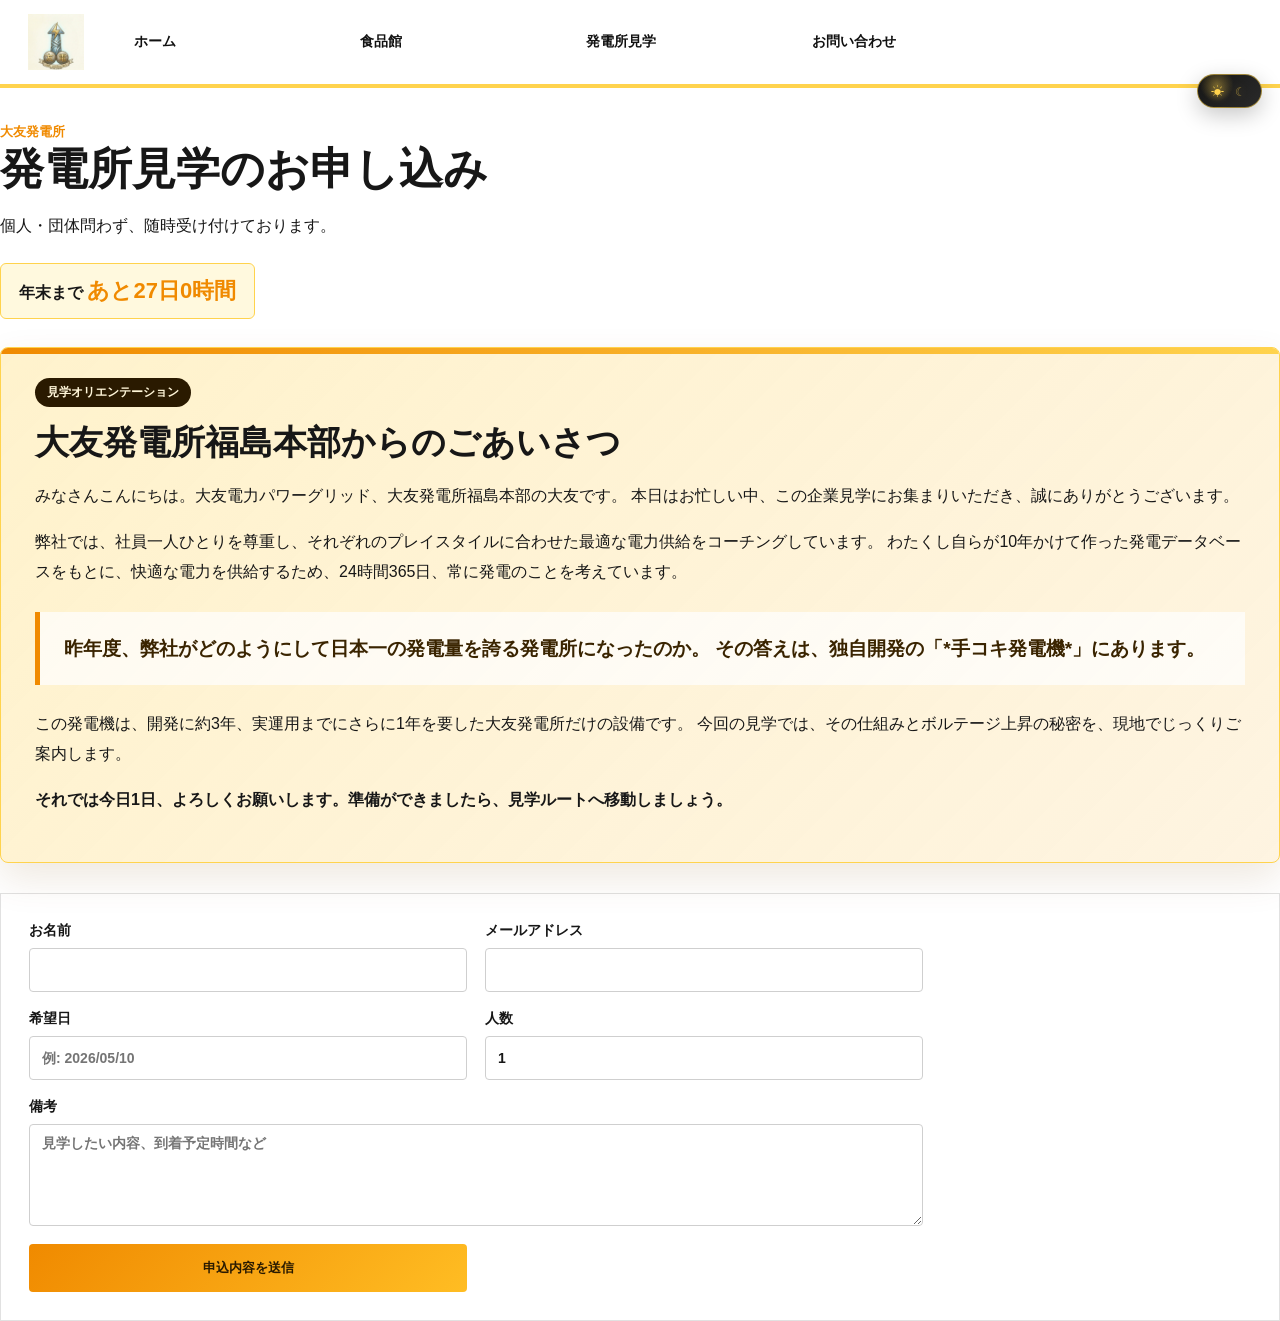
<file: recruit.html>
<!DOCTYPE html>
<html lang="ja">
<head>
    <meta charset="UTF-8">
    <meta name="viewport" content="width=device-width, initial-scale=1.0">
    <title>発電所見学申込 - 大友発電所</title>
    <link rel="stylesheet" href="style.css">
</head>
<body class="sub-page">
<button type="button" id="theme-toggle" class="theme-toggle" aria-label="テーマ切り替え">
    <span class="theme-sun" aria-hidden="true">☀</span>
    <span class="theme-moon" aria-hidden="true">☾</span>
</button>

<div class="site-shell">
    <header class="site-header">
        <a href="index.html" class="brand" aria-label="大友発電所 ホーム">
            <img src="assets/common/logov2.png" alt="大友電力パワーグリッド 大友発電所">
        </a>

        <nav class="primary-nav" aria-label="主要メニュー">
            <a href="index.html">ホーム</a>
            <a href="index.html#food">食品館</a>
            <a href="recruit.html">発電所見学</a>
            <a href="https://x.com/pqUBnTUdVJ48094" target="_blank">お問い合わせ</a>
        </nav>
    </header>

    <main class="form-page">
        <section class="form-hero">
            <p class="eyebrow">大友発電所</p>
            <h1>発電所見学のお申し込み</h1>
            <p>個人・団体問わず、随時受け付けております。</p>
            <div class="countdown-inline">年末まで <strong id="year-countdown"></strong></div>
        </section>

        <section class="orientation-message">
            <div class="message-label">見学オリエンテーション</div>
            <h2>大友発電所福島本部からのごあいさつ</h2>
            <p>
                みなさんこんにちは。大友電力パワーグリッド、大友発電所福島本部の大友です。
                本日はお忙しい中、この企業見学にお集まりいただき、誠にありがとうございます。
            </p>
            <p>
                弊社では、社員一人ひとりを尊重し、それぞれのプレイスタイルに合わせた最適な電力供給をコーチングしています。
                わたくし自らが10年かけて作った発電データベースをもとに、快適な電力を供給するため、24時間365日、常に発電のことを考えています。
            </p>
            <blockquote>
                昨年度、弊社がどのようにして日本一の発電量を誇る発電所になったのか。
                その答えは、独自開発の「*手コキ発電機*」にあります。
            </blockquote>
            <p>
                この発電機は、開発に約3年、実運用までにさらに1年を要した大友発電所だけの設備です。
                今回の見学では、その仕組みとボルテージ上昇の秘密を、現地でじっくりご案内します。
            </p>
            <p class="message-closing">それでは今日1日、よろしくお願いします。準備ができましたら、見学ルートへ移動しましょう。</p>
        </section>

        <section class="visit-form-panel">
            <form class="visit-form" action="https://docs.google.com/forms/d/e/1FAIpQLScWaQQ33ocr3qrIljNfjqxpG-L54DfVAvewxtklyg5QQdGl0g/formResponse" method="POST" target="hidden_iframe">
                <label>
                    お名前
                    <input type="text" name="entry.2026677511" autocomplete="name" required>
                </label>

                <label>
                    メールアドレス
                    <input type="email" name="entry.886856694" autocomplete="email" required>
                </label>

                <label>
                    希望日
                    <input type="text" name="visit_date" inputmode="text" autocomplete="off" placeholder="例: 2026/05/10" required>
                </label>

                <label>
                    人数
                    <input type="number" name="party_size_visible" min="1" max="50" value="1" required>
                </label>

                <label class="full-field">
                    備考
                    <textarea name="entry.334944157" rows="5" placeholder="見学したい内容、到着予定時間など"></textarea>
                </label>

                <input type="hidden" name="emailAddress" value="">
                <input type="hidden" name="entry.874274742_year" value="">
                <input type="hidden" name="entry.874274742_month" value="">
                <input type="hidden" name="entry.874274742_day" value="">
                <input type="hidden" name="entry.2000348798" value="">
                <button class="button" type="submit">申込内容を送信</button>
            </form>
            <iframe name="hidden_iframe" class="hidden-iframe" title="送信結果"></iframe>
        </section>
    </main>
</div>

<script>
document.addEventListener("DOMContentLoaded", () => {
    const themeToggle = document.getElementById("theme-toggle");
    const form = document.querySelector(".visit-form");
    const mediaQuery = window.matchMedia("(prefers-color-scheme: dark)");
    const themeStorageKey = "tomoden-theme";
    let manualTheme = localStorage.getItem(themeStorageKey);
    let submitted = false;

    function applyTheme(theme) {
        document.body.classList.toggle("dark-theme", theme === "dark");
        document.body.classList.toggle("light-theme", theme === "light");
    }

    function deviceTheme() {
        return mediaQuery.matches ? "dark" : "light";
    }

    function handleDeviceThemeChange(event) {
        if (!manualTheme) {
            applyTheme(event.matches ? "dark" : "light");
        }
    }

    applyTheme(manualTheme || deviceTheme());

    if (mediaQuery.addEventListener) {
        mediaQuery.addEventListener("change", handleDeviceThemeChange);
    } else {
        mediaQuery.addListener(handleDeviceThemeChange);
    }

    themeToggle.addEventListener("click", () => {
        const nextTheme = document.body.classList.contains("dark-theme") ? "light" : "dark";
        manualTheme = nextTheme;
        localStorage.setItem(themeStorageKey, nextTheme);
        applyTheme(nextTheme);
    });

    const hiddenIframe = document.querySelector('iframe[name="hidden_iframe"]');
    hiddenIframe.addEventListener("load", () => {
        if (submitted) {
            submitted = false;
            alert("見学申込を送信しました。Googleフォームに回答が記録されます。");
            form.reset();
        }
    });

    form.addEventListener("submit", (event) => {
        const requiredFields = [...form.querySelectorAll("[required]")];
        const emptyField = requiredFields.find((field) => !field.value.trim());

        if (emptyField) {
            event.preventDefault();
            emptyField.focus();
            alert("未入力の必須項目があります。お名前、メールアドレス、希望日、人数をご確認ください。");
            return;
        }

        const dateField = form.querySelector('input[name="visit_date"]');
        const dateParts = dateField.value.trim().match(/^(\d{4})[\/\-\.年 ]+(\d{1,2})[\/\-\.月 ]+(\d{1,2})日?$/);
        if (!dateParts) {
            event.preventDefault();
            dateField.focus();
            alert("希望日は 2026/05/10 のように、年/月/日の形で入力してください。");
            return;
        }

        const [, year, month, day] = dateParts;
        form.querySelector('input[name="entry.874274742_year"]').value = year;
        form.querySelector('input[name="entry.874274742_month"]').value = String(Number(month));
        form.querySelector('input[name="entry.874274742_day"]').value = String(Number(day));

        const partySize = Number(form.querySelector('input[name="party_size_visible"]').value);
        form.querySelector('input[name="entry.2000348798"]').value = partySize <= 1 ? "1人" : "2人以上";

        const emailField = form.querySelector('input[name="entry.886856694"]');
        form.querySelector('input[name="emailAddress"]').value = emailField.value.trim();

        submitted = true;
    });

    form.addEventListener("formdata", (event) => {
        event.formData.delete("visit_date");
        event.formData.delete("party_size_visible");
    });

    function updateCountdown() {
        const countdown = document.getElementById("year-countdown");
        if (!countdown) return;
        const now = new Date();
        const end = new Date(now.getFullYear(), 11, 31, 23, 59, 59);
        const diff = Math.max(0, end - now);
        const days = Math.floor(diff / 86400000);
        const hours = Math.floor((diff % 86400000) / 3600000);
        countdown.textContent = `あと${days}日${hours}時間`;
    }

    updateCountdown();
    setInterval(updateCountdown, 60000);
});
</script>
</body>
</html>
</file>
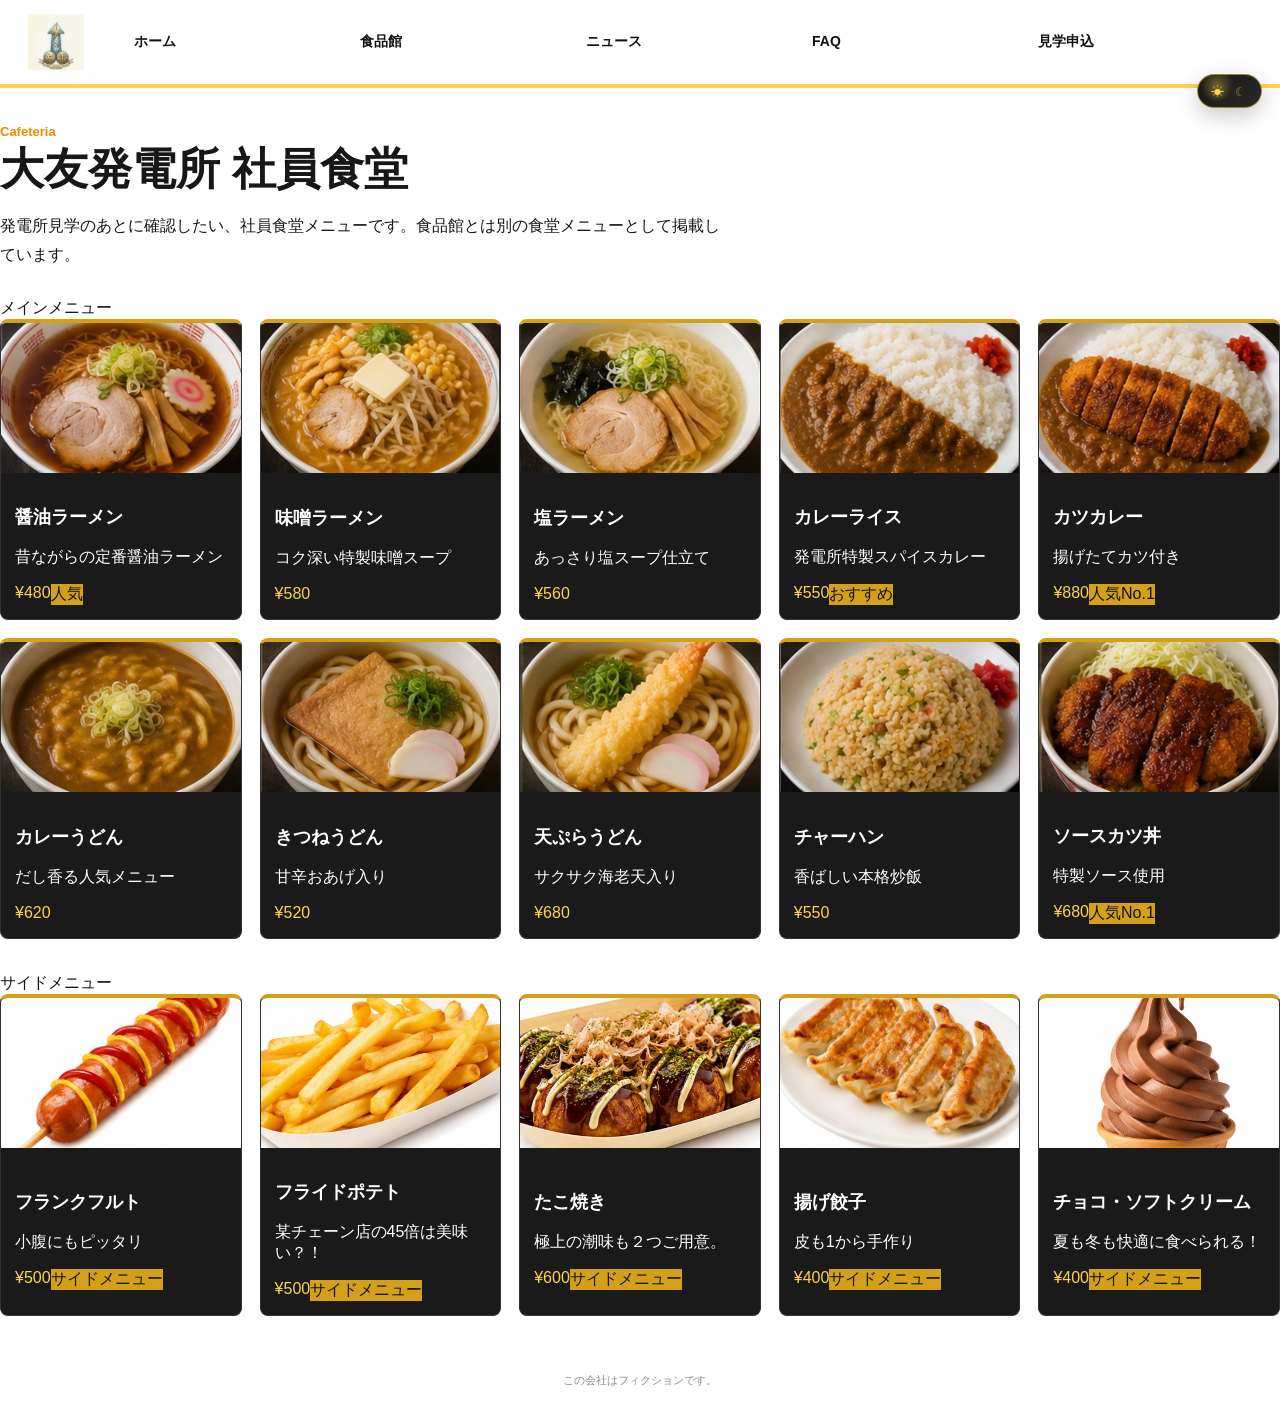
<file: shokuhinkan.html>
<!DOCTYPE html>
<html lang="ja">
<head>
    <meta charset="UTF-8">
    <meta name="viewport" content="width=device-width, initial-scale=1.0">
    <title>社員食堂 - 大友発電所</title>
    <link rel="stylesheet" href="style.css">
</head>
<body class="sub-page cafeteria-page">
<div class="site-shell">
    <header class="site-header">
        <a href="index.html" class="brand"><img src="assets/common/logov2.png" alt="大友発電所"></a>
        <nav class="primary-nav">
            <a href="index.html">ホーム</a>
            <a href="food.html">食品館</a>
            <a href="news.html">ニュース</a>
            <a href="faq.html">FAQ</a>
            <a href="recruit.html">見学申込</a>
        </nav>
    </header>
    <main class="form-page">
        <section class="form-hero cafeteria-hero">
            <p class="eyebrow">Cafeteria</p>
            <h1>大友発電所 社員食堂</h1>
            <p>発電所見学のあとに確認したい、社員食堂メニューです。食品館とは別の食堂メニューとして掲載しています。</p>
        </section>
        <section class="menu-section">

    <div class="menu-pop main-pop">
        メインメニュー
    </div>

    <div class="menu-grid">

        <!-- 醤油ラーメン -->
        <article class="menu-card">
            <img src="assets/cafeteria/ramen.jpg" alt="醤油ラーメン">

            <div class="menu-content">
                <h3>醤油ラーメン</h3>

                <p class="menu-desc">
                    昔ながらの定番醤油ラーメン
                </p>

                <div class="menu-bottom">
                    <span class="price">¥480</span>
                    <span class="tag">人気</span>
                </div>
            </div>
        </article>

        <!-- 味噌ラーメン -->
        <article class="menu-card">
            <img src="assets/cafeteria/miso.jpg" alt="味噌ラーメン">

            <div class="menu-content">
                <h3>味噌ラーメン</h3>

                <p class="menu-desc">
                    コク深い特製味噌スープ
                </p>

                <div class="menu-bottom">
                    <span class="price">¥580</span>
                </div>
            </div>
        </article>

        <!-- 塩ラーメン -->
        <article class="menu-card">
            <img src="assets/cafeteria/shio.jpg" alt="塩ラーメン">

            <div class="menu-content">
                <h3>塩ラーメン</h3>

                <p class="menu-desc">
                    あっさり塩スープ仕立て
                </p>

                <div class="menu-bottom">
                    <span class="price">¥560</span>
                </div>
            </div>
        </article>


        <!-- カレーライス -->
        <article class="menu-card">
            <img src="assets/cafeteria/curry.jpg" alt="カレーライス">

            <div class="menu-content">
                <h3>カレーライス</h3>

                <p class="menu-desc">
                    発電所特製スパイスカレー
                </p>

                <div class="menu-bottom">
                    <span class="price">¥550</span>
                    <span class="tag">おすすめ</span>
                </div>
            </div>
        </article>

        <!-- カツカレー -->
        <article class="menu-card">
            <img src="assets/cafeteria/katsucurry.jpg" alt="カツカレー">

            <div class="menu-content">
                <h3>カツカレー</h3>

                <p class="menu-desc">
                    揚げたてカツ付き
                </p>

                <div class="menu-bottom">
                    <span class="price">¥880</span>
                    <span class="tag">人気No.1</span>
                </div>
            </div>
        </article>

        <!-- カレーうどん -->
        <article class="menu-card">
            <img src="assets/cafeteria/curryudon.jpg" alt="カレーうどん">

            <div class="menu-content">
                <h3>カレーうどん</h3>

                <p class="menu-desc">
                    だし香る人気メニュー
                </p>

                <div class="menu-bottom">
                    <span class="price">¥620</span>
                </div>
            </div>
        </article>

        <!-- きつねうどん -->
        <article class="menu-card">
            <img src="assets/cafeteria/kitsune.jpg" alt="きつねうどん">

            <div class="menu-content">
                <h3>きつねうどん</h3>

                <p class="menu-desc">
                    甘辛おあげ入り
                </p>

                <div class="menu-bottom">
                    <span class="price">¥520</span>
                </div>
            </div>
        </article>

        <!-- 天ぷらうどん -->
        <article class="menu-card">
            <img src="assets/cafeteria/tempura.jpg" alt="天ぷらうどん">

            <div class="menu-content">
                <h3>天ぷらうどん</h3>

                <p class="menu-desc">
                    サクサク海老天入り
                </p>

                <div class="menu-bottom">
                    <span class="price">¥680</span>
                </div>
            </div>
        </article>
    <!-- チャーハン -->
<article class="menu-card">

    <img src="assets/cafeteria/chahan.jpg" alt="チャーハン">

    <div class="menu-content">

        <h3>チャーハン</h3>

        <p class="menu-desc">
            香ばしい本格炒飯
        </p>

        <div class="menu-bottom">
            <span class="price">¥550</span>
        </div>

    </div>

</article>



<!-- ソースカツ丼 -->
<article class="menu-card">

    <img src="assets/cafeteria/katsudon.jpg" alt="ソースカツ丼">

    <div class="menu-content">

        <h3>ソースカツ丼</h3>

        <p class="menu-desc">
            特製ソース使用
        </p>

        <div class="menu-bottom">
            <span class="price">¥680</span>

            <span class="tag">人気No.1</span>
        </div>

    </div>

</article>

    </div>

</section>

<section class="menu-section">

    <div class="menu-pop side-pop">
        サイドメニュー
    </div>
    
    <div class="menu-grid">

        <!--  フランクフルト!-->
<article class="menu-card">

    <img src="assets/cafeteria/sub/huruto.jpg" alt="フランクフルト">

    <div class="menu-content">

        <h3>フランクフルト</h3>

        <p class="menu-desc">
            小腹にもピッタリ
        </p>

        <div class="menu-bottom">
            <span class="price">¥500</span>

            <span class="tag">サイドメニュー</span>
        </div>
    </div>
</article>

       <!--  potatoerer!-->
<article class="menu-card">

    <img src="assets/cafeteria/sub/potato.jpg" alt="フライドポテト">

    <div class="menu-content">

        <h3>フライドポテト</h3>

        <p class="menu-desc">
            某チェーン店の45倍は美味い？！
        </p>

        <div class="menu-bottom">
            <span class="price">¥500</span>

            <span class="tag">サイドメニュー</span>
        </div>
    </div>
</article>

       <!--  たこ!-->
<article class="menu-card">

    <img src="assets/cafeteria/sub/takoyaki.jpg" alt="たこ焼き">

    <div class="menu-content">

        <h3>たこ焼き</h3>

        <p class="menu-desc">
            極上の潮味も２つご用意。
        </p>

        <div class="menu-bottom">
            <span class="price">¥600</span>

            <span class="tag">サイドメニュー</span>
        </div>
    </div>
</article>

      <!--  gyoza!-->
<article class="menu-card">

    <img src="assets/cafeteria/sub/gyoza.jpg" alt="餃子">

    <div class="menu-content">

        <h3>揚げ餃子</h3>

        <p class="menu-desc">
            皮も1から手作り
        </p>

        <div class="menu-bottom">
            <span class="price">¥400</span>

            <span class="tag">サイドメニュー</span>
        </div>
    </div>
</article>

      <!--  あいすう!-->
<article class="menu-card">

    <img src="assets/cafeteria/sub/unko.jpg" alt="うん">

    <div class="menu-content">

        <h3>チョコ・ソフトクリーム</h3>

        <p class="menu-desc">
            夏も冬も快適に食べられる！
        </p>

        <div class="menu-bottom">
            <span class="price">¥400</span>

            <span class="tag">サイドメニュー</span>
        </div>
    </div>
</article>
        
    </div>

</section>
    </main>
    <footer class="site-disclaimer">この会社はフィクションです。</footer>
</div>
    <script src="script.js" defer></script>
</body>
</html>
</file>
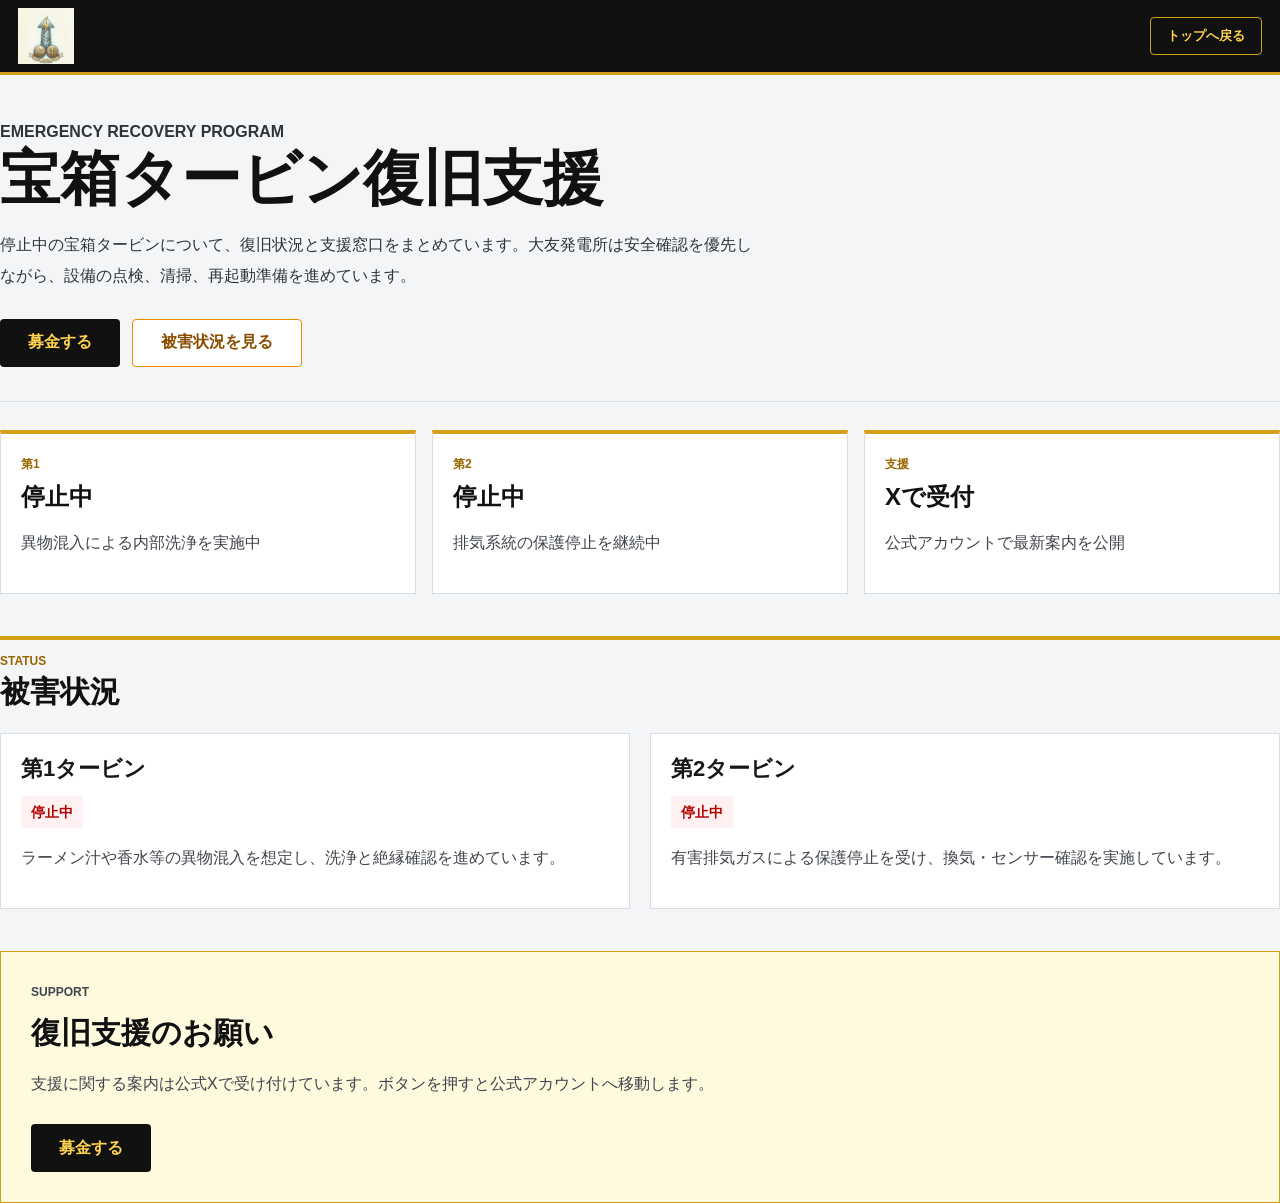
<file: takarabako.html>
<!DOCTYPE html>
<html lang="ja">
<head>
    <meta charset="UTF-8">
    <meta name="viewport" content="width=device-width, initial-scale=1.0">
    <title>宝箱タービン復旧支援 | 大友発電所</title>
    <link rel="stylesheet" href="style.css">
</head>
<body class="sub-page support-body">
    <header class="support-top">
        <a href="index.html" class="support-logo">
            <img src="assets/common/logov2.png" alt="大友発電所">
        </a>
        <a class="support-back" href="index.html">トップへ戻る</a>
    </header>

    <main class="support-page">
        <section class="support-hero">
            <p class="support-kicker">Emergency Recovery Program</p>
            <h1>宝箱タービン復旧支援</h1>
            <p>停止中の宝箱タービンについて、復旧状況と支援窓口をまとめています。大友発電所は安全確認を優先しながら、設備の点検、清掃、再起動準備を進めています。</p>
            <div class="support-actions">
                <a class="button support-primary" href="https://x.com/pqUBnTUdVJ48094" target="_blank" rel="noopener">募金する</a>
                <a class="button ghost" href="#status">被害状況を見る</a>
            </div>
        </section>

        <section class="support-summary" aria-label="復旧サマリー">
            <article>
                <span>第1</span>
                <strong>停止中</strong>
                <p>異物混入による内部洗浄を実施中</p>
            </article>
            <article>
                <span>第2</span>
                <strong>停止中</strong>
                <p>排気系統の保護停止を継続中</p>
            </article>
            <article>
                <span>支援</span>
                <strong>Xで受付</strong>
                <p>公式アカウントで最新案内を公開</p>
            </article>
        </section>

        <section class="damage-report" id="status">
            <div class="support-section-heading">
                <p>Status</p>
                <h2>被害状況</h2>
            </div>
            <div class="damage-grid">
                <article class="status-card">
                    <h3>第1タービン</h3>
                    <p class="status error">停止中</p>
                    <p>ラーメン汁や香水等の異物混入を想定し、洗浄と絶縁確認を進めています。</p>
                </article>
                <article class="status-card">
                    <h3>第2タービン</h3>
                    <p class="status error">停止中</p>
                    <p>有害排気ガスによる保護停止を受け、換気・センサー確認を実施しています。</p>
                </article>
            </div>
        </section>

        <section class="donation-box">
            <p class="support-kicker">Support</p>
            <h2>復旧支援のお願い</h2>
            <p>支援に関する案内は公式Xで受け付けています。ボタンを押すと公式アカウントへ移動します。</p>
            <a class="button support-primary" href="https://x.com/pqUBnTUdVJ48094" target="_blank" rel="noopener">募金する</a>
        </section>
    </main>
</body>
</html>
</file>
<file: style.css>
* {
  box-sizing: border-box;
}

body {
  margin: 0;
  min-height: 100vh;
  background: #f4f6f7;
  color: #171717;
  font-family: "Hiragino Kaku Gothic ProN", "Yu Gothic", Meiryo, sans-serif;
}

body.dark-theme {
  background: #111;
  color: #f7f1df;
}

@media (prefers-color-scheme: dark) {
  body:not(.light-theme) {
    background: #111;
    color: #f7f1df;
  }

  body:not(.light-theme) .theme-toggle {
    background: #1b1b1b;
    color: #fff6d8;
  }

  body:not(.light-theme) .theme-toggle .theme-sun {
    opacity: 0.35;
  }

  body:not(.light-theme) .theme-toggle .theme-moon {
    opacity: 1;
  }

  body:not(.light-theme) .top-strip,
  body:not(.light-theme) .site-shell,
  body:not(.light-theme) .quick-panel,
  body:not(.light-theme) .customer-grid,
  body:not(.light-theme) .content-grid article,
  body:not(.light-theme) .visit-form-panel,
  body:not(.light-theme) .form-note {
    background: #1a1a1a;
  }

  body:not(.light-theme) .primary-nav a,
  body:not(.light-theme) .link-row a,
  body:not(.light-theme) .wide-link,
  body:not(.light-theme) .customer-grid a {
    color: #f7f1df;
  }

  body:not(.light-theme) .notice-bar {
    background: linear-gradient(90deg, #322208, #231b0d);
  }

  body:not(.light-theme) .slide-caption,
  body:not(.light-theme) .link-row a,
  body:not(.light-theme) .wide-link {
    background: #202020;
  }

  body:not(.light-theme) .countdown-inline {
    background: #251c0b;
  }

  body:not(.light-theme) .orientation-message {
    background:
      linear-gradient(135deg, rgba(255, 211, 77, 0.14), rgba(240, 138, 0, 0.1)),
      #1a1a1a;
    box-shadow: 0 16px 38px rgba(0, 0, 0, 0.24);
  }

  body:not(.light-theme) .orientation-message blockquote {
    background: rgba(255, 255, 255, 0.06);
    color: #fff1bf;
  }

  body:not(.light-theme) .visit-form input,
  body:not(.light-theme) .visit-form textarea {
    border-color: #474747;
    background: #111;
    color: #f7f1df;
  }
}

a {
  color: inherit;
}

.theme-toggle {
  position: fixed;
  top: 74px;
  right: 18px;
  z-index: 20;
  display: inline-flex;
  gap: 7px;
  align-items: center;
  justify-content: center;
  min-width: 46px;
  min-height: 34px;
  padding: 6px 10px;
  border: 1px solid currentColor;
  border-radius: 999px;
  background: #fff;
  color: #171717;
  font-size: 16px;
  line-height: 1;
  cursor: pointer;
  box-shadow: 0 7px 22px rgba(0, 0, 0, 0.22);
}

body.dark-theme .theme-toggle {
  background: #1b1b1b;
  color: #fff6d8;
}

.theme-toggle .theme-moon {
  opacity: 0.35;
}

body.dark-theme .theme-toggle .theme-sun {
  opacity: 0.35;
}

body.dark-theme .theme-toggle .theme-moon {
  opacity: 1;
}

.top-strip {
  background: #fff;
  border-bottom: 1px solid #e7e7e7;
}

.top-strip-inner {
  width: min(1536px, 100%);
  min-height: 26px;
  margin: 0 auto;
  display: flex;
  justify-content: flex-end;
  align-items: center;
  gap: 0;
  font-size: 12px;
}

.top-strip a {
  min-height: 26px;
  display: inline-flex;
  align-items: center;
  padding: 0 16px;
  border-left: 1px solid #e4e4e4;
  text-decoration: none;
}

.top-strip a:hover {
  color: #f08a00;
}

.top-strip .quick-link {
  background: linear-gradient(135deg, #f08a00, #ffd34d);
  color: #fff;
  font-weight: 700;
}

.site-shell {
  width: min(1536px, 100%);
  margin: 0 auto;
  background: #fff;
}

body.dark-theme .top-strip,
body.dark-theme .site-shell,
body.dark-theme .quick-panel,
body.dark-theme .customer-grid,
body.dark-theme .content-grid article,
body.dark-theme .visit-form-panel,
body.dark-theme .form-note {
  background: #1a1a1a;
}

.site-header {
  min-height: 118px;
  display: grid;
  grid-template-columns: 360px 1fr;
  gap: 30px;
  align-items: center;
  padding: 22px 42px 18px;
}

.brand {
  display: block;
  text-decoration: none;
}

.brand img {
  width: 100%;
  display: block;
  height: auto;
}

.primary-nav {
  display: grid;
  grid-template-columns: repeat(5, minmax(0, 1fr));
  gap: 12px;
  align-items: center;
}

.primary-nav a {
  min-height: 48px;
  display: flex;
  align-items: center;
  color: #111;
  font-size: 14px;
  font-weight: 700;
  line-height: 1.55;
  text-decoration: none;
}

.primary-nav a:hover {
  color: #f08a00;
}

body.dark-theme .primary-nav a,
body.dark-theme .link-row a,
body.dark-theme .wide-link,
body.dark-theme .customer-grid a {
  color: #f7f1df;
}

.notice-bar {
  padding: 28px 42px 32px;
  background: linear-gradient(90deg, #fff9de, #fff1bf);
  font-size: 13px;
  line-height: 1.8;
  border-top: 4px solid #ffd34d;
}

body.dark-theme .notice-bar {
  background: linear-gradient(90deg, #322208, #231b0d);
}

.notice-bar strong,
.notice-bar p {
  width: min(1080px, 100%);
  margin: 0 auto;
}

.notice-bar p {
  margin-top: 16px;
}

.hero-grid {
  display: grid;
  grid-template-columns: minmax(0, 1fr) 374px;
  width: min(1152px, calc(100% - 64px));
  margin: 0 auto;
}

.carousel {
  position: relative;
  min-height: 536px;
  overflow: hidden;
  background: #e9eef1;
}

.slide {
  position: absolute;
  inset: 0;
  opacity: 0;
  transition: opacity 800ms ease;
}

.slide.is-active {
  opacity: 1;
}

.slide img {
  width: 100%;
  height: 400px;
  display: block;
  object-fit: cover;
}

.portrait-slide img {
  object-fit: contain;
  object-position: center;
  padding: 14px;
  background: #eef2f4;
}

.slide-caption {
  min-height: 136px;
  display: grid;
  align-content: start;
  gap: 8px;
  padding: 26px 48px;
  background: #f4f4f4;
}

body.dark-theme .slide-caption {
  background: #202020;
}

body.dark-theme .portrait-slide img {
  background: #151515;
}

.slide-caption span {
  font-size: 17px;
  font-weight: 700;
}

.slide-caption strong {
  font-size: 20px;
  line-height: 1.55;
}

.carousel-controls {
  position: absolute;
  right: 30px;
  bottom: 42px;
  display: flex;
  align-items: center;
  gap: 16px;
  color: #777;
  font-size: 28px;
}

.dot {
    width: 8px;
    height: 8px;
    padding: 0;
    border: 0;
    border-radius: 50%;
    background: #aaa;
    cursor: pointer;
}

.dot.is-active {
  background: #f08a00;
}

.pause-mark {
  font-size: 28px;
  letter-spacing: 2px;
  transform: scaleX(0.65);
}

.arrow {
    padding: 0;
    border: 0;
    background: transparent;
    color: inherit;
    font-size: 42px;
    line-height: 1;
    cursor: pointer;
}

.quick-panel {
  background: #fff;
}

.fortune-row {
  display: grid;
  grid-template-columns: 1fr 1fr;
  background: linear-gradient(135deg, #f08a00, #ffd34d);
}

.fortune-row a {
  min-height: 122px;
  display: grid;
  place-items: center;
  align-content: center;
  gap: 10px;
  color: #fff;
  font-size: 14px;
  font-weight: 700;
  text-decoration: none;
  text-shadow: 0 1px 2px rgba(103, 54, 0, 0.28);
}

.fortune-row a + a {
  border-left: 1px solid rgba(255, 255, 255, 0.32);
}

.fortune-row small {
  display: block;
  color: #3a2400;
  font-size: 20px;
  font-weight: 800;
  text-shadow: none;
}

.icon {
  font-size: 31px;
  line-height: 1;
}

.link-row {
  display: grid;
  grid-template-columns: 1fr 1fr;
  border-bottom: 1px solid #e5e5e5;
}

.link-row a,
.wide-link {
  min-height: 68px;
  display: flex;
  align-items: center;
  justify-content: center;
  padding: 16px;
  color: #222;
  font-size: 14px;
  font-weight: 700;
  line-height: 1.5;
  text-align: center;
  text-decoration: none;
  background: #f7f7f7;
}

body.dark-theme .link-row a,
body.dark-theme .wide-link {
  background: #202020;
  border-color: #383838;
}

.link-row a + a {
  border-left: 1px solid #e5e5e5;
}

.wide-link {
  justify-content: flex-start;
  min-height: 68px;
  border-bottom: 1px solid #e5e5e5;
  background: #f3f3f3;
}

.side-news {
  padding: 24px 32px 4px;
}

.side-news h2 {
  margin: 0 0 14px;
  display: flex;
  align-items: center;
  gap: 12px;
  font-size: 18px;
}

.side-news h2 a {
  padding: 6px 12px;
  border: 1px solid #d8d8d8;
  border-radius: 4px;
  font-size: 12px;
  font-weight: 400;
  text-decoration: none;
}

.side-news p {
  margin: 0;
  font-size: 13px;
  line-height: 1.7;
}

.side-news time {
  display: block;
  margin-bottom: 8px;
  color: #555;
  font-size: 12px;
}

.countdown-card {
  padding-top: 20px;
}

.weather-card {
  padding-top: 18px;
  border-top: 1px solid #e5e5e5;
}

.weather-card span {
  display: block;
  margin-top: 7px;
  color: #555;
  font-size: 12px;
  line-height: 1.6;
}

body.dark-theme .weather-card {
  border-color: #333;
}

body.dark-theme .weather-card span {
  color: #c9c0a8;
}

.countdown-card strong,
.weather-card strong,
.countdown-inline strong {
  color: #f08a00;
  font-size: 22px;
}

.customer-tabs {
  width: min(994px, calc(100% - 64px));
  margin: 42px auto 0;
  border-top: 1px solid #dedede;
}

.tabs {
  display: grid;
  grid-template-columns: 1fr 1fr;
  padding-top: 54px;
}

.tab {
  min-height: 46px;
  display: grid;
  place-items: center;
  color: #fff;
  font-size: 14px;
  font-weight: 700;
  text-decoration: none;
  background: #cbd8ee;
  border-bottom: 2px solid #f08a00;
}

.tab.is-active {
  background: linear-gradient(135deg, #f08a00, #ffbd23);
}

.customer-grid {
  display: grid;
  grid-template-columns: repeat(3, 1fr);
  gap: 28px;
  padding: 20px 28px 34px;
  background: #fff;
  border: 1px solid #e0e0e0;
  border-top: 0;
}

.customer-grid a {
  min-height: 82px;
  display: flex;
  align-items: center;
  gap: 12px;
  padding: 18px;
  border: 1px solid #dcdcdc;
  border-radius: 4px;
  color: #222;
  text-decoration: none;
}

.customer-grid span {
  color: #f08a00;
  font-size: 22px;
}

.customer-grid strong {
  font-size: 14px;
  line-height: 1.45;
}

.content-grid {
  width: min(994px, calc(100% - 64px));
  margin: 34px auto 80px;
  display: grid;
  grid-template-columns: 1fr 1fr;
  gap: 28px;
}

.content-grid article {
  padding: 28px;
  border-top: 4px solid #f08a00;
  background: #fff;
  box-shadow: 0 1px 0 rgba(0, 0, 0, 0.08);
}

.content-grid h2 {
  margin: 0 0 18px;
  font-size: 24px;
}

.content-grid p {
  margin: 0 0 20px;
  line-height: 1.8;
}

.button {
  min-height: 48px;
  display: inline-flex;
  align-items: center;
  justify-content: center;
  padding: 0 28px;
  border-radius: 4px;
  background: linear-gradient(135deg, #f08a00, #ffbd23);
  color: #2a1a00;
  font-weight: 700;
  text-decoration: none;
}

.button.ghost {
  background: #fff;
  border: 1px solid #f08a00;
  color: #8a4d00;
}

.site-disclaimer {
  padding: 22px 24px 30px;
  color: #8b8b8b;
  font-size: 11px;
  line-height: 1.6;
  text-align: center;
}

body.dark-theme .site-disclaimer {
  color: #777;
}

.sub-page .site-shell {
  min-height: 100vh;
}

.form-page {
  width: min(994px, calc(100% - 64px));
  margin: 0 auto;
  padding: 42px 0 80px;
}

.form-hero {
  padding: 32px 0 28px;
  border-top: 4px solid #ffd34d;
}

.eyebrow {
  margin: 0 0 8px;
  color: #f08a00;
  font-size: 13px;
  font-weight: 800;
}

.form-hero h1 {
  margin: 0 0 16px;
  font-size: clamp(30px, 5vw, 44px);
  line-height: 1.2;
}

.form-hero p {
  max-width: 720px;
  margin: 0;
  line-height: 1.8;
}

.countdown-inline {
  width: fit-content;
  margin-top: 22px;
  padding: 12px 18px;
  border: 1px solid #ffd34d;
  border-radius: 6px;
  background: #fff9de;
  font-weight: 700;
}

body.dark-theme .countdown-inline {
  background: #251c0b;
}

.orientation-message {
  position: relative;
  margin: 0 0 30px;
  padding: 30px 34px 32px;
  overflow: hidden;
  border: 1px solid #ffd34d;
  border-radius: 8px;
  background:
    linear-gradient(135deg, rgba(255, 211, 77, 0.24), rgba(240, 138, 0, 0.08)),
    #fffdf4;
  box-shadow: 0 16px 38px rgba(122, 78, 0, 0.12);
}

.orientation-message::before {
  content: "";
  position: absolute;
  inset: 0 0 auto;
  height: 6px;
  background: linear-gradient(90deg, #f08a00, #ffd34d);
}

.message-label {
  width: fit-content;
  margin-bottom: 14px;
  padding: 6px 12px;
  border-radius: 999px;
  background: #2a1a00;
  color: #fff6d8;
  font-size: 12px;
  font-weight: 800;
}

.orientation-message h2 {
  margin: 0 0 18px;
  font-size: clamp(24px, 4vw, 34px);
  line-height: 1.25;
}

.orientation-message p {
  margin: 0 0 15px;
  line-height: 1.9;
}

.orientation-message blockquote {
  margin: 24px 0;
  padding: 20px 24px;
  border-left: 5px solid #f08a00;
  background: rgba(255, 255, 255, 0.72);
  color: #3a2400;
  font-size: 19px;
  font-weight: 800;
  line-height: 1.75;
}

.message-closing {
  margin-top: 20px;
  font-weight: 800;
}

body.dark-theme .orientation-message {
  background:
    linear-gradient(135deg, rgba(255, 211, 77, 0.14), rgba(240, 138, 0, 0.1)),
    #1a1a1a;
  box-shadow: 0 16px 38px rgba(0, 0, 0, 0.24);
}

body.dark-theme .orientation-message blockquote {
  background: rgba(255, 255, 255, 0.06);
  color: #fff1bf;
}

.visit-form-panel {
  display: grid;
  grid-template-columns: minmax(0, 1fr) 300px;
  gap: 28px;
  padding: 28px;
  border: 1px solid #e1e1e1;
  background: #fff;
  overflow: visible;
}

.visit-form {
  min-width: 0;
  display: grid;
  grid-template-columns: 1fr 1fr;
  gap: 18px;
}

.visit-form label {
  min-width: 0;
  display: grid;
  gap: 8px;
  font-size: 14px;
  font-weight: 700;
}

.visit-form input,
.visit-form textarea {
  width: 100%;
  min-width: 0;
  min-height: 44px;
  padding: 10px 12px;
  border: 1px solid #cfcfcf;
  border-radius: 4px;
  background: #fff;
  color: #171717;
  font: inherit;
}

.visit-form textarea {
  resize: vertical;
}

body.dark-theme .visit-form input,
body.dark-theme .visit-form textarea {
  border-color: #474747;
  background: #111;
  color: #f7f1df;
}

.full-field {
  grid-column: 1 / -1;
}

.visit-form .button {
  border: 0;
  background: linear-gradient(135deg, #f08a00, #ffbd23);
  color: #2a1a00;
  cursor: pointer;
}

.hidden-iframe {
  display: none;
}

.form-note {
  align-self: start;
  padding: 20px;
  border-left: 4px solid #ffd34d;
  background: #fff9de;
}

.form-note h2 {
  margin: 0 0 12px;
  font-size: 18px;
}

.form-note p {
  margin: 0;
  font-size: 13px;
  line-height: 1.7;
}

.form-note code {
  padding: 2px 5px;
  border-radius: 3px;
  background: rgba(240, 138, 0, 0.14);
}

@media (max-width: 900px) {
  .top-strip-inner {
    justify-content: flex-start;
    overflow-x: auto;
  }

  .site-header {
    grid-template-columns: 1fr;
    gap: 18px;
    padding: 18px 20px;
  }

  .primary-nav {
    grid-template-columns: repeat(2, minmax(0, 1fr));
  }

  .notice-bar {
    padding: 22px 20px;
  }

  .hero-grid {
    grid-template-columns: 1fr;
    width: 100%;
  }

  .carousel {
    min-height: 470px;
  }

  .slide img {
    height: 320px;
  }

  .slide-caption {
    padding: 22px 24px 70px;
  }

  .carousel-controls {
    right: 20px;
    bottom: 28px;
  }

  .customer-tabs,
  .content-grid,
  .form-page {
    width: calc(100% - 32px);
  }

  .customer-grid,
  .content-grid,
  .visit-form-panel,
  .visit-form {
    grid-template-columns: 1fr;
  }

  .visit-form-panel {
    padding: 20px;
  }

  .full-field {
    grid-column: auto;
  }
}

@media (max-width: 560px) {
  .site-header {
    grid-template-columns: 1fr;
  }

  .brand {
    max-width: 320px;
  }

  .primary-nav {
    grid-template-columns: 1fr;
    gap: 0;
    border-top: 1px solid #eee;
  }

  .primary-nav a {
    min-height: 42px;
    border-bottom: 1px solid #eee;
  }

  .carousel {
    min-height: 438px;
  }

  .slide img {
    height: 260px;
  }

  .slide-caption strong {
    font-size: 17px;
  }

  .fortune-row,
  .link-row,
  .tabs {
    grid-template-columns: 1fr;
  }

  .link-row a + a,
  .fortune-row a + a {
    border-left: 0;
    border-top: 1px solid #e5e5e5;
  }

  .customer-grid {
    gap: 12px;
    padding: 16px;
  }

  .form-page {
    width: calc(100% - 20px);
    padding-top: 28px;
  }

  .visit-form-panel {
    padding: 14px;
  }

  .visit-form input,
  .visit-form textarea {
    font-size: 16px;
  }
}
/* モバイル用 */
.mobile-top {
  display: none;
}

.mobile-menu {
  display: none;
}

@media (max-width: 768px) {
  .top-strip {
    display: none;
  }

  .mobile-top {
    position: fixed;
    top: 0;
    left: 0;

    width: 100%;
    height: 75px;

    background: #111;

    align-items: center;
    justify-content: space-between;

    padding: 0 15px;

    z-index: 9999;

    border-bottom: 2px solid #d4a017;
  }

  .mobile-actions {
    align-items: center;
    gap: 10px;
  }

  #theme-toggle {
    position: fixed;

    top: 12px;
    right: 75px;

    z-index: 10000;
  }

  /* ===== メニュー一覧 ===== */

  .menu-grid {
    display: grid;

    grid-template-columns: repeat(auto-fit, minmax(220px, 1fr));

    gap: 16px;
  }

  /* ===== カード ===== */

  .menu-card {
    background: #1a1a1a;

    border: 1px solid #333;
    border-top: 4px solid #d4a017;

    border-radius: 14px;

    overflow: hidden;

    transition: 0.2s;
  }

  .menu-card:hover {
    transform: translateY(-3px);
  }

  /* ===== 画像 ===== */

  .menu-card img {
    width: 100%;
    height: 140px;

    object-fit: cover;

    display: block;
  }

  /* ===== テキスト ===== */

  .menu-content {
    padding: 12px;
  }

  .menu-content h3 {
    margin: 0;

    color: white;

    font-size: 18px;
  }

  .menu-desc {
    margin-top: 6px;

    color: #cfcfcf;

    font-size: 13px;

    line-height: 1.4;

    min-height: 36px;
  }

  /* ===== 下 ===== */

  .menu-bottom {
    margin-top: 12px;

    justify-content: space-between;
    align-items: center;
  }

  .price {
    color: #f0c14b;

    font-size: 20px;

    font-weight: bold;
  }

  .tag {
    background: #d4a017;

    color: black;

    padding: 3px 8px;

    border-radius: 999px;

    font-size: 11px;

    font-weight: bold;
  }

  /* ===== POP ===== */

  .menu-pop {
    padding: 14px 18px;

    border-radius: 14px;

    font-size: 26px;
    font-weight: bold;

    color: white;

    margin-bottom: 20px;
  }

  .main-pop {
    background: linear-gradient(135deg, #ff512f, #dd2476);
  }

  /* ===== スマホ ===== */

  @media (max-width: 768px) {
    .menu-grid {
      grid-template-columns: repeat(2, 1fr);

      gap: 12px;
    }

    .menu-card img {
      height: 95px;
    }

    .menu-content h3 {
      font-size: 15px;
    }

    .menu-desc {
      font-size: 11px;

      min-height: 32px;
    }

    .price {
      font-size: 16px;
    }

    .menu-pop {
      font-size: 22px;
    }
}

/* Cafeteria page final overrides */
body.cafeteria-page,
body.dark-theme.cafeteria-page,
body.light-theme.cafeteria-page {
    color: #fff;
    background:
        linear-gradient(180deg, rgba(4, 8, 12, 0.14), rgba(4, 8, 12, 0.72)),
        url("assets/common/menu-bg.png") center / cover fixed no-repeat !important;
}

.cafeteria-page .site-shell,
body.dark-theme.cafeteria-page .site-shell,
body.light-theme.cafeteria-page .site-shell,
.cafeteria-page main,
.cafeteria-page .form-page {
    background: transparent !important;
}

.cafeteria-page .site-header,
body.dark-theme.cafeteria-page .site-header,
body.light-theme.cafeteria-page .site-header {
    background: rgba(5, 8, 12, 0.72) !important;
    color: #fff !important;
}

.cafeteria-page .primary-nav a,
body.dark-theme.cafeteria-page .primary-nav a,
body.light-theme.cafeteria-page .primary-nav a,
.cafeteria-page .form-hero,
.cafeteria-page .form-hero p,
.cafeteria-page .form-hero h1,
.cafeteria-page .menu-content h3,
.cafeteria-page .menu-desc,
.cafeteria-page .site-disclaimer {
    color: #fff !important;
}

.cafeteria-page .cafeteria-hero {
    background: rgba(5, 8, 12, 0.52) !important;
}

.cafeteria-page .menu-card {
    background: rgba(8, 12, 17, 0.76) !important;
}

.cafeteria-page .page-theme-toggle {
    position: fixed !important;
    top: 92px;
    right: 18px;
    z-index: 100000;
}

@media (max-width: 768px) {
    body.cafeteria-page,
    body.dark-theme.cafeteria-page,
    body.light-theme.cafeteria-page {
        background-attachment: scroll !important;
    }

    .cafeteria-page .page-theme-toggle {
        top: 76px;
        right: 12px;
    }
}

  .cafeteria-page {
    min-height: 100vh;
    background:
      linear-gradient(180deg, rgba(5, 11, 18, 0.2), rgba(5, 11, 18, 0.72)),
      url("assets/common/menu-bg.png") center / cover fixed no-repeat;
  }

  .cafeteria-page .site-shell {
    width: 100%;
    max-width: none;
    min-height: 100vh;
    margin: 0;
    background: transparent;
  }

  .cafeteria-page .site-header {
    background: rgba(5, 8, 12, 0.78);
    border-bottom: 1px solid rgba(255, 211, 77, 0.45);
    backdrop-filter: blur(12px);
  }

  .cafeteria-page .primary-nav a {
    color: #fff7df;
  }

  .cafeteria-page .form-page {
    width: min(1160px, calc(100% - 40px));
    padding: 34px 0 72px;
  }

  .cafeteria-page .cafeteria-hero {
    margin-bottom: 26px;
    padding: 28px 30px;
    border: 1px solid rgba(255, 255, 255, 0.24);
    border-top: 4px solid #ffd34d;
    background: rgba(4, 8, 12, 0.62);
    color: #fff;
    backdrop-filter: blur(10px);
  }

  .cafeteria-page .eyebrow {
    color: #ffd34d;
  }

  .cafeteria-page .cafeteria-hero h1,
  .cafeteria-page .cafeteria-hero p {
    color: #fff;
    text-shadow: 0 2px 10px rgba(0, 0, 0, 0.45);
  }

  .cafeteria-page .menu-pop {
    width: fit-content;
    margin-bottom: 18px;
    background: rgba(5, 8, 12, 0.82);
    border: 1px solid rgba(255, 211, 77, 0.55);
    box-shadow: 0 12px 28px rgba(0, 0, 0, 0.28);
  }

  .cafeteria-page .menu-card {
    background: rgba(8, 12, 17, 0.82);
    border-color: rgba(255, 255, 255, 0.18);
    box-shadow: 0 16px 34px rgba(0, 0, 0, 0.3);
    backdrop-filter: blur(8px);
  }

  .cafeteria-page .menu-desc {
    color: #e5edf4;
  }

  .cafeteria-page .site-disclaimer {
    color: #fff;
    text-shadow: 0 1px 8px rgba(0, 0, 0, 0.7);
  }

  @media (max-width: 768px) {
    .cafeteria-page {
      background-attachment: scroll;
    }

    .cafeteria-page .form-page {
      width: calc(100% - 24px);
      padding-top: 22px;
    }

    .cafeteria-page .cafeteria-hero {
      padding: 22px 18px;
    }
  }
}
/* --- モバイル・PC共通ヘッダーのスタイル --- */
.mobile-top {
  display: flex; /* noneからflexに変更してPCでも出す */
  position: fixed;
  top: 0;
  left: 0;
  width: 100%;
  height: 75px;
  background: #111;
  align-items: center;
  justify-content: space-between;
  padding: 0 20px;
  z-index: 9999;
  border-bottom: 2px solid #d4a017;
}

/* PCのメインコンテンツがヘッダーに被らないように余白を作る */
body {
  padding-top: 75px;
}

/* PCでも三本線メニューを画面いっぱいに広げないための調整（お好みで） */
@media (min-width: 769px) {
  .mobile-menu {
    width: 350px; /* PCでは右側からシュッと出る感じにする */
    left: auto;
    right: 0;
    box-shadow: -5px 0 15px rgba(0, 0, 0, 0.5);
  }
}
/* コンテンツがヘッダーの下に潜り込むのを防ぐ */
body {
  padding-top: 75px; /* ヘッダーの高さ分、全体を下げる */
}

/* メニューボタンを見えるようにする */
#mobile-menu-btn {
  background: transparent;
  border: 1px solid #d4a017;
  color: #d4a017;
  font-size: 24px;
  padding: 5px 10px;
  cursor: pointer;
  border-radius: 4px;
}

/* 以前のメディアクエリ内にある「display:none」などは削除してください */
@media (max-width: 768px) {
  .top-strip {
    display: none;
  }
  /* .mobile-top { display: flex; } ←これは上に書いたので不要 */
}
.emergency-alert {
  background: #ff0000 !important; /* 強制的に赤 */
  color: #ffffff !important;
  padding: 20px;
  text-align: center;
  border-bottom: 4px solid #b30000;
  width: 100%;
}

.emergency-alert p,
.emergency-alert strong {
  color: #ffffff !important;
  margin: 5px 0;
}

.emergency-alert2 {
  background: #ff9945 !important; 
  color: #ffffff !important;
  padding: 20px;
  text-align: center;
  border-bottom: 4px solid #b30000;
  width: 100%;
}

.emergency-alert2 p,
.emergency-alert2 strong {
  color: #ffffff !important;
  margin: 5px 0;
}

.alert-inner {
  width: min(1080px, 100%);
  margin: 0 auto;
}

.alert-inner strong {
  display: block;
  font-size: 18px;
  margin-bottom: 8px;
}

.alert-link {
  display: inline-block;
  margin-top: 10px;
  color: #fff;
  text-decoration: underline;
  font-weight: bold;
}

.alert-audio {
  display: grid;
  grid-template-columns: 96px minmax(0, 1fr) max-content;
  gap: 6px 12px;
  align-items: center;
  width: min(1080px, calc(100% - 32px));
  margin: 14px auto 22px;
  padding: 10px 12px;
  border: 4px solid #fff;
  border-radius: 8px;
  background: #fff;
  color: #b30000;
  text-align: left;
  box-shadow: 0 8px 0 rgba(179, 0, 0, 0.18);
}

.alert-audio-title {
  grid-column: 2;
  grid-row: 1;
  display: block;
  margin: 0;
  font-size: clamp(21px, 2.2vw, 28px);
  line-height: 1.1;
  font-weight: 900;
}

.alert-audio-thumb {
  grid-row: span 2;
  display: block;
  width: 96px;
  aspect-ratio: 1 / 1;
  margin: 0;
  border: 3px solid #b30000;
  border-radius: 8px;
  object-fit: cover;
  box-shadow: 0 5px 0 rgba(179, 0, 0, 0.18);
}

.alert-audio audio {
  grid-column: 2 / 4;
  grid-row: 2;
  display: block;
  width: 100%;
  min-height: 44px;
}

.alert-audio-controls {
  display: flex;
  flex-wrap: wrap;
  grid-column: 3;
  grid-row: 1;
  justify-self: end;
  gap: 6px 12px;
  align-items: center;
  margin: 0;
  font-size: 14px;
  font-weight: 800;
}

.alert-audio-loop {
  display: flex;
  align-items: center;
  justify-content: center;
  gap: 12px;
}

.alert-audio-loop input {
  width: 20px;
  height: 20px;
  accent-color: #b30000;
}

.alert-audio-lyrics {
  grid-column: 1 / -1;
  margin-top: 4px;
  border: 2px solid #b30000;
  border-radius: 8px;
  background: #fff7f7;
  text-align: left;
}

.alert-audio-lyrics summary {
  padding: 6px 10px;
  color: #b30000;
  font-size: 15px;
  font-weight: 900;
  cursor: pointer;
}

.lyrics-body {
  padding: 0 14px 14px;
  color: #2a0505;
  font-size: 15px;
  font-weight: 700;
  line-height: 1.8;
}

.lyrics-body p {
  margin: 18px 0 0;
}

@media (max-width: 640px) {
  .alert-audio {
    grid-template-columns: 84px minmax(0, 1fr);
    gap: 8px 10px;
    padding: 12px;
  }

  .alert-audio-title {
    grid-column: 2;
    grid-row: 1;
  }

  .alert-audio-thumb {
    width: 84px;
  }

  .alert-audio audio {
    grid-column: 2;
    grid-row: 2;
  }

  .alert-audio-controls {
    grid-column: 1 / -1;
    grid-row: 3;
    justify-self: stretch;
    gap: 8px 12px;
    font-size: 14px;
  }

  .alert-audio-lyrics {
    grid-column: 1 / -1;
  }

  .lyrics-body {
    font-size: 14px;
  }
}

/* 支援ページ用スタイル */
.support-page {
  width: min(900px, 100%);
  margin: 40px auto;
  padding: 0 20px;
}

.support-header {
  border-bottom: 3px solid #f08a00;
  margin-bottom: 30px;
}

.damage-grid {
  display: grid;
  grid-template-columns: 1fr 1fr;
  gap: 20px;
  margin: 20px 0;
}

.status-card {
  background: #fff;
  padding: 20px;
  border: 1px solid #ddd;
  border-radius: 8px;
}

.status.error {
  color: #d00;
  font-weight: bold;
  font-size: 1.2rem;
}

.donation-box {
  background: #fff9de;
  padding: 30px;
  border-radius: 12px;
  border: 2px dashed #f08a00;
  text-align: center;
  margin-top: 40px;
}

@media (max-width: 600px) {
  .damage-grid {
    grid-template-columns: 1fr;
  }
}
/* メニューボタンの配置を確定 */
.mobile-actions {
  display: flex;
  align-items: center;
  gap: 15px;
}
/* 1. ロゴが巨大化して画面を突き抜けるのを防ぐ */
.mobile-top,
.site-header {
  display: flex !important;
  width: 100% !important;
  max-width: 100vw !important;
  overflow: hidden;
}

/* 2. コンテンツが左に寄るのを防ぐ（横幅を100%に戻す） */
.site-shell,
main,
.hero-grid,
.notice-bar {
  width: 100% !important;
  max-width: 100vw !important;
  margin: 0 !important;
  display: block !important;
}

/* 1. 画面の右ズレを強制リセット */
.site-shell,
main,
.hero-grid,
.notice-bar,
.emergency-alert {
  width: 100% !important;
  max-width: 100% !important;
  margin: 0 !important;
  padding: 10px !important;
  display: block !important;
  transform: none !important;
}

/* 3. ヘッダーを「黒背景・金枠」の以前のデザインに統一 */
.mobile-top {
  display: flex !important;
  justify-content: space-between;
  align-items: center;
  background: #111 !important;
  border-bottom: 2px solid #d4a017 !important;
  height: 70px !important;
  position: fixed;
  top: 0;
  left: 0;
  width: 100%;
  z-index: 99999;
}

/* 4. メニューボタン（三本線）を復活させる */
#mobile-menu-btn {
  display: block !important;
  background: #d4a017 !important;
  color: #000 !important;
  padding: 10px;
  border-radius: 5px;
  font-size: 14px;
  font-weight: bold;
}

.logo-img {
  height: 50px; /* 高さを固定するとスッキリします */
  width: auto; /* 横幅は自動計算させて比率を維持 */
  max-width: 100%;
}
header {
  display: flex;
  align-items: center; /* 上下の中央を揃える */
  justify-content: space-between; /* ロゴは左、メニューは右に寄せる */
  padding: 10px 20px;
  background-color: #fff;
}

/* =========================================
   スマホ・PC共通：金色のメニューボタン（三本線）
========================================= */
#mobile-menu-btn {
  /* 1. 見た目：豪華な金色のグラデーション */
  background: linear-gradient(135deg, #d4a017 0%, #ffd34d 100%) !important;

  /* 2. 文字：黒で読みやすく、太字に */
  color: #111 !important;
  font-weight: bold !important;
  font-size: 14px !important;
  text-transform: uppercase; /* MENUを大文字に */
  letter-spacing: 1px; /* 少し文字間隔を広げる */

  /* 3. 配置：適正なサイズ感 */
  display: flex !important;
  align-items: center;
  justify-content: center;
  gap: 6px; /* 文字と三本線の間隔 */
  padding: 8px 16px !important;
  min-height: 38px;

  /* 4. 装飾：丸みと枠線 */
  border: 1px solid #c09010 !important; /* 少し濃い金の枠線 */
  border-radius: 4px !important;
  cursor: pointer;
  white-space: nowrap; /* 改行させない */

  /* 5. 影：少し浮いているように見せる */
  box-shadow: 0 2px 5px rgba(0, 0, 0, 0.3);
  transition: all 0.2s ease; /* ホバー時の動き */
}

/* ホバー（マウスを乗せた時）またはクリック時のエフェクト */
#mobile-menu-btn:hover {
  background: linear-gradient(
    135deg,
    #e5b020 0%,
    #ffe060 100%
  ) !important; /* 少し明るく */
  box-shadow: 0 4px 8px rgba(0, 0, 0, 0.4);
  transform: translateY(-1px); /* 少し上に浮かせる */
}

/* =========================================
   （参考）三本線アイコンの調整
========================================= */
/* もしHTMLで MENU ☰ と書いている場合、その☰の部分 */
#mobile-menu-btn .menu-icon {
  font-size: 18px;
  line-height: 1;
}
/* メニューの基本状態（閉じているときは画面外か非表示） */
.mobile-menu {
  position: fixed;
  top: 0;
  left: 0;
  width: 100%;
  height: 100vh;
  background: #fff; /* 真っ白な背景 */
  z-index: 10000; /* ヘッダーより上に */
  display: none; /* 初期は非表示 */
  padding-top: 80px; /* ヘッダーの高さ分、中身を下げる */
  overflow-y: auto;
}

/* メニューが開いているとき（JavaScriptでis-openを付与） */
.mobile-menu.is-open {
  display: block !important;
}

/* 各メニュー項目のスタイル（東電風の線と矢印） */
.menu-group a {
  display: flex;
  justify-content: space-between;
  align-items: center;
  padding: 20px;
  color: #333;
  text-decoration: none;
  font-weight: bold;
  border-bottom: 1px solid #eee; /* 薄い区切り線 */
}

/* 右側の「∨」アイコンを疑似要素で追加 */
.menu-group a::after {
  content: "∨";
  font-size: 12px;
  color: #999;
}

@media (min-width: 901px) {
  .site-shell {
    width: min(1536px, 100%) !important;
    max-width: 100% !important;
    margin: 0 auto !important;
    padding: 0 !important;
    display: block !important;
  }

  .notice-bar {
    padding: 28px 42px 32px !important;
  }

  main {
    width: auto !important;
    max-width: none !important;
    margin: 0 !important;
    padding: 0 !important;
    display: block !important;
  }

  .hero-grid {
    display: grid !important;
    grid-template-columns: minmax(0, 1fr) 374px;
    width: min(1152px, calc(100% - 64px)) !important;
    max-width: calc(100% - 64px) !important;
    margin: 0 auto !important;
    padding: 0 !important;
  }

  .quick-panel {
    min-width: 0;
  }
}

.site-logo {
  min-width: 0;
  display: flex;
  align-items: center;
}

.mobile-top .theme-toggle {
  position: static !important;
  flex: 0 0 auto;
  min-width: 42px;
  min-height: 34px;
  box-shadow: none;
}

.mobile-actions {
  flex: 0 0 auto;
  margin-left: auto;
}

@media (max-width: 768px) {
  body {
    padding-top: 64px;
  }

  .mobile-top {
    height: 64px !important;
    padding: 0 12px !important;
    gap: 10px;
    overflow: visible !important;
  }

  .site-logo {
    flex: 1 1 auto;
    max-width: calc(100vw - 154px);
  }

  .logo-img {
    width: auto;
    height: auto;
    max-width: 100%;
    max-height: 42px;
    object-fit: contain;
  }

  .mobile-actions {
    display: flex;
    gap: 8px;
  }

  .mobile-top .theme-toggle {
    top: auto;
    right: auto;
    padding: 6px 8px;
  }

  #mobile-menu-btn {
    min-height: 34px;
    padding: 7px 10px !important;
    font-size: 12px !important;
    letter-spacing: 0;
  }
}

.support-body {
  padding-top: 0;
  background: #f3f5f7;
}

.support-top {
  display: flex;
  align-items: center;
  justify-content: space-between;
  min-height: 72px;
  padding: 12px 28px;
  background: #111;
  border-bottom: 3px solid #d4a017;
}

.support-logo img {
  width: min(260px, 54vw);
  height: auto;
  display: block;
}

.support-back {
  min-height: 38px;
  display: inline-flex;
  align-items: center;
  justify-content: center;
  padding: 0 16px;
  border: 1px solid #d4a017;
  border-radius: 4px;
  color: #ffd34d;
  font-size: 13px;
  font-weight: 800;
  text-decoration: none;
}

.support-page {
  width: min(1040px, calc(100% - 40px));
  margin: 0 auto;
  padding: 40px 0 72px;
}

.support-hero {
  padding: 42px 0 34px;
  border-bottom: 1px solid #d8dde3;
}

.support-kicker {
  margin: 0 0 10px;
  color: #9a6500;
  font-size: 12px;
  font-weight: 900;
  letter-spacing: 0;
  text-transform: uppercase;
}

.support-hero h1 {
  margin: 0 0 18px;
  color: #111;
  font-size: clamp(34px, 6vw, 60px);
  line-height: 1.08;
}

.support-hero p {
  max-width: 760px;
  margin: 0;
  color: #30343a;
  font-size: 16px;
  line-height: 1.9;
}

.support-actions {
  display: flex;
  flex-wrap: wrap;
  gap: 12px;
  margin-top: 28px;
}

.support-primary {
  border: 0;
  background: #111;
  color: #ffd34d;
}

.support-summary {
  display: grid;
  grid-template-columns: repeat(3, 1fr);
  gap: 16px;
  margin: 28px 0 42px;
}

.support-summary article {
  padding: 20px;
  border: 1px solid #d8dde3;
  border-top: 4px solid #d4a017;
  background: #fff;
}

.support-summary span {
  color: #9a6500;
  font-size: 12px;
  font-weight: 900;
}

.support-summary strong {
  display: block;
  margin-top: 8px;
  color: #111;
  font-size: 24px;
}

.support-summary p,
.status-card p,
.donation-box p {
  color: #40454d;
  line-height: 1.75;
}

.support-section-heading {
  margin-bottom: 18px;
  border-top: 4px solid #d4a017;
  padding-top: 14px;
}

.support-section-heading p {
  margin: 0 0 4px;
  color: #9a6500;
  font-size: 12px;
  font-weight: 900;
  text-transform: uppercase;
}

.support-section-heading h2,
.donation-box h2 {
  margin: 0;
  color: #111;
  font-size: 30px;
}

.support-page .damage-grid {
  grid-template-columns: repeat(2, minmax(0, 1fr));
}

.support-page .status-card {
  border: 1px solid #d8dde3;
  border-radius: 0;
  background: #fff;
}

.support-page .status-card h3 {
  margin: 0 0 12px;
  font-size: 22px;
}

.support-page .status.error {
  width: fit-content;
  margin: 0 0 14px;
  padding: 4px 10px;
  background: #fff1f1;
  color: #b30000;
  font-size: 14px;
}

.support-page .donation-box {
  margin-top: 42px;
  padding: 30px;
  border: 1px solid #d4a017;
  border-radius: 0;
  background: #fff9de;
  text-align: left;
}

.donation-box .button {
  margin-top: 10px;
}

@media (max-width: 720px) {
  .support-top {
    min-height: 64px;
    padding: 10px 14px;
  }

  .support-page {
    width: calc(100% - 28px);
    padding-top: 26px;
  }

  .support-summary,
  .support-page .damage-grid {
    grid-template-columns: 1fr;
  }

  .support-actions {
    display: grid;
  }

  .support-actions .button,
  .donation-box .button {
    width: 100%;
  }
}

/* Final layout polish */
.sub-page {
  padding-top: 0;
}

.mobile-top {
  height: 68px !important;
  padding: 8px 18px !important;
}

.logo-img {
  width: 52px !important;
  height: 52px !important;
  max-width: none !important;
  object-fit: contain;
  display: block;
}

.site-logo {
  width: auto;
  max-width: none;
}

.theme-toggle {
  border: 1px solid rgba(255, 211, 77, 0.55);
  background:
    radial-gradient(
      circle at 30% 30%,
      rgba(255, 211, 77, 0.35),
      transparent 34%
    ),
    linear-gradient(135deg, #151515, #2a2a2a);
  color: #ffd34d;
}

.theme-toggle .theme-sun,
.theme-toggle .theme-moon {
  width: 18px;
  height: 18px;
  display: inline-grid;
  place-items: center;
  border-radius: 50%;
  font-size: 13px;
  text-shadow: 0 0 10px rgba(255, 211, 77, 0.7);
  transition:
    opacity 180ms ease,
    transform 180ms ease;
}

.theme-toggle .theme-moon {
  opacity: 0.55;
  transform: translateX(-2px) scale(0.9);
}

body.dark-theme .theme-toggle {
  background:
    radial-gradient(
      circle at 70% 35%,
      rgba(175, 210, 255, 0.22),
      transparent 34%
    ),
    linear-gradient(135deg, #070b12, #1c2635);
  color: #d8e8ff;
  border-color: rgba(216, 232, 255, 0.6);
}

body.dark-theme .theme-toggle .theme-sun {
  opacity: 0.4;
  transform: translateX(2px) scale(0.82);
}

body.dark-theme .theme-toggle .theme-moon {
  opacity: 1;
  transform: translateX(0) scale(1.08);
  text-shadow: 0 0 12px rgba(216, 232, 255, 0.9);
}

.sub-page .site-header {
  min-height: 82px;
  display: grid !important;
  grid-template-columns: 76px 1fr;
  padding: 14px 28px;
  overflow: visible;
}

.sub-page .brand img {
  width: 56px;
  height: 56px;
  object-fit: contain;
}

.support-logo img {
  width: 56px;
  height: 56px;
  object-fit: contain;
}

.support-top {
  min-height: 68px;
  padding: 8px 18px;
}

.menu-section {
  margin: 0 0 34px;
}

.sub-page .menu-grid {
  display: grid;
  grid-template-columns: repeat(auto-fit, minmax(220px, 1fr));
  gap: 18px;
}

.sub-page .menu-card {
  display: grid;
  grid-template-columns: 1fr;
  gap: 0;
  align-items: stretch;
  padding: 0;
  border: 1px solid #333;
  border-top: 4px solid #d4a017;
  border-radius: 8px;
  background: #1a1a1a;
  overflow: hidden;
}

.sub-page .menu-card img {
  width: 100%;
  height: 150px;
  aspect-ratio: auto;
  border-radius: 0;
  object-fit: cover;
}

.sub-page .menu-content {
  padding: 14px;
}

.sub-page .menu-content h3 {
  color: #fff;
  font-size: 18px;
}

.cafeteria-page .menu-desc,
.cafeteria-page .menu-bottom,
.cafeteria-page .price {
  color: #fff !important;
}

.cafeteria-page .price {
  color: #ffd34d !important;
}

.cafeteria-page .tag {
  background: #d4a017;
  color: #111 !important;
}

.sub-page .menu-bottom {
  display: flex;
}

@media (max-width: 768px) {
  .mobile-top {
    height: 62px !important;
    padding: 7px 12px !important;
  }

  .logo-img {
    width: 46px !important;
    height: 46px !important;
  }

  .mobile-top .theme-toggle {
    min-width: 48px;
  }

  .sub-page .site-header {
    grid-template-columns: 60px 1fr;
    padding: 10px 14px;
  }

  .sub-page .brand img,
  .support-logo img {
    width: 48px;
    height: 48px;
  }

  .sub-page .menu-grid {
    grid-template-columns: repeat(2, minmax(0, 1fr));
    gap: 12px;
  }

  .sub-page .menu-card img {
    height: 96px;
  }
}
</file>
